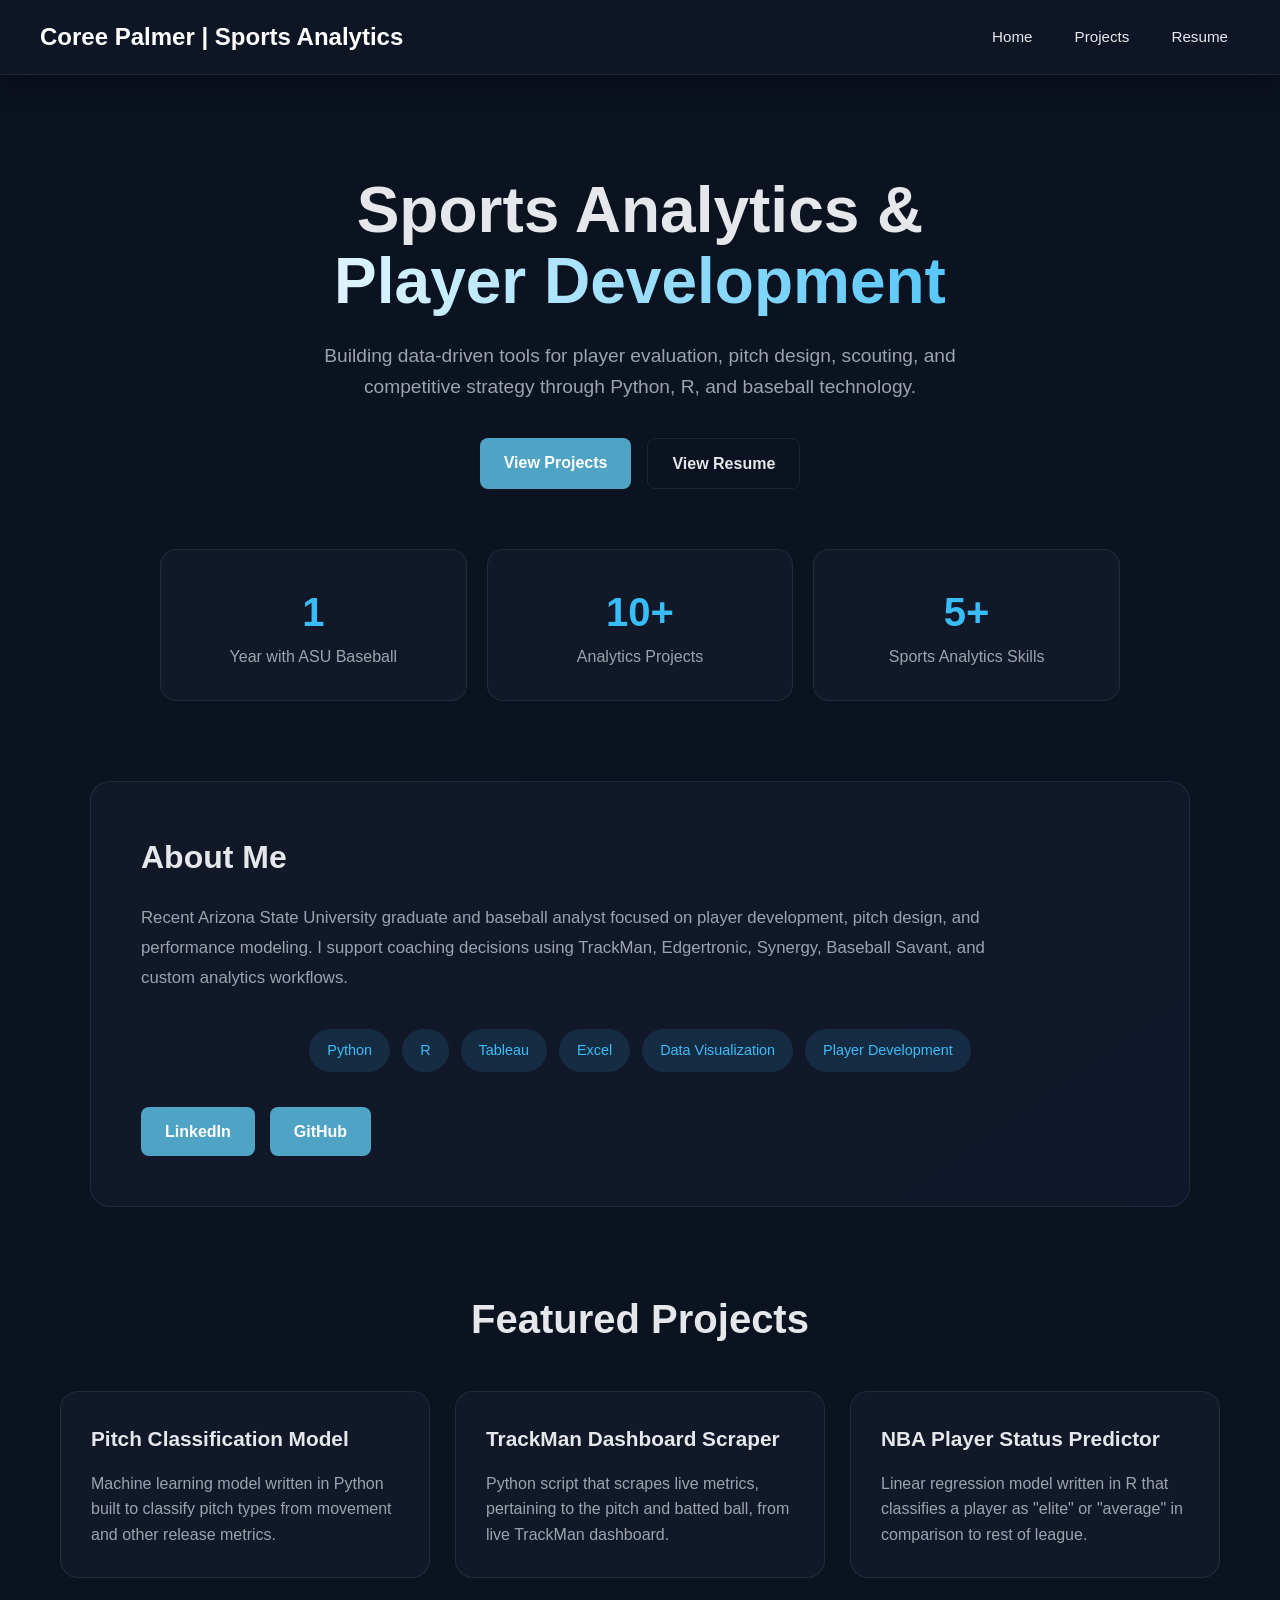
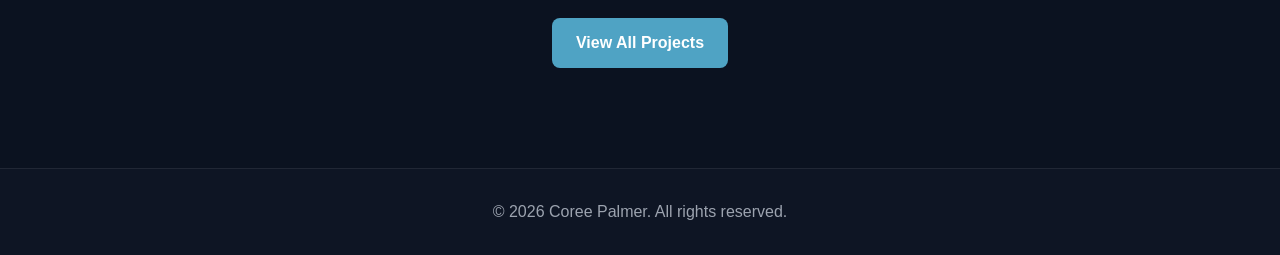
<file: index.html>
<!DOCTYPE html>
<html lang="en">
    <head>
        <meta charset="UTF-8">
        <meta name="viewport" content="width=device-width, initial-scale=1.0">
        <meta name="description" content="This website it to act as a living resume to showcase Coree Palmer's past and current sports analytics projects.">

        <title>Coree Palmer | Sports Analytics</title>

        <link rel="stylesheet" href="styles.css">
    </head>

    <body>
        <header>
            <h1><a href="index.html">Coree Palmer | Sports Analytics</a></h1>

            <nav>
                <ul>
                    <li><a href="index.html">Home</a></li>
                    <li><a href="projects.html">Projects</a></li>
                    <li><a href="resume.html">Resume</a></li>
                </ul>
            </nav>
        </header>

        <main>
            <!-- HERO -->
            <section class="hero">
                <div class="hero-content">
                    <h2>
                        Sports Analytics &
                        <span>Player Development</span>
                    </h2>

                    <p>
                        Building data-driven tools for player evaluation, pitch design, scouting, 
                        and competitive strategy through Python, R, and baseball technology.
                    </p>

                    <div class="hero-buttons">
                        <a href="projects.html" class="button">View Projects</a>
                        <a href="resume.html" class="button-secondary">View Resume</a>
                    </div>
                </div>
            </section>

            <!-- STATS -->
            <section class="stats">
                <div class="stat-card">
                    <h3>1</h3>
                    <p>Year with ASU Baseball</p>
                </div>
                <div class="stat-card">
                    <h3>10+</h3>
                    <p>Analytics Projects</p>
                </div>
                <div class="stat-card">
                    <h3>5+</h3>
                    <p>Sports Analytics Skills</p>
                </div>
            </section>

            <!-- ABOUT -->
            <section class="about">
                <h3>About Me</h3>

                <p>
                    Recent Arizona State University graduate and baseball analyst focused on player 
                    development, pitch design, and performance modeling. I support coaching decisions 
                    using TrackMan, Edgertronic, Synergy, Baseball Savant, and custom analytics 
                    workflows.
                </p>
                <div class="project-tags">
                    <span>Python</span>
                    <span>R</span>
                    <span>Tableau</span>
                    <span>Excel</span>
                    <span>Data Visualization</span>
                    <span>Player Development</span>
                </div>

                <div class="about-buttons">
                    <a href="https://www.linkedin.com/in/coree-palmer"
                       target="_blank"
                       class="button">
                        LinkedIn
                    </a>

                    <a href="https://github.com/cpalme28"
                       target="_blank"
                       class="button">
                        GitHub
                    </a>
                </div>
            </section>

            <!-- FEATURED PROJECTS -->
            <section class="featured-projects">
                <h3>Featured Projects</h3>

                <div class="featured-grid">
                    <a href="projects.html#pitch-classification" class="feature-link">
                        <div class="feature-card">
                            <h4>Pitch Classification Model</h4>
                            <p>
                                Machine learning model written in Python built to classify pitch types 
                                from movement and other release metrics.
                            </p>
                        </div>
                    </a>

                    <a href="projects.html#trackman-scraper" class="feature-link">
                        <div class="feature-card">
                            <h4>TrackMan Dashboard Scraper</h4>
                            <p>
                                Python script that scrapes live metrics, pertaining to the pitch and 
                                batted ball, from live TrackMan dashboard.
                            </p>
                        </div>
                    </a>

                    <a href="projects.html#nba-status" class="feature-link">
                        <div class="feature-card">
                            <h4>NBA Player Status Predictor</h4>
                            <p>
                                Linear regression model written in R that classifies a player as 
                                "elite" or "average" in comparison to rest of league.
                            </p>
                        </div>
                    </a>
                </div>

                <div class="featured-footer">
                    <a href="projects.html" class="button">View All Projects</a>
                </div>
            </section>
        </main>

        <footer>
            <p>&copy; 2026 Coree Palmer. All rights reserved.</p>
        </footer>
    </body>
</html>
</file>
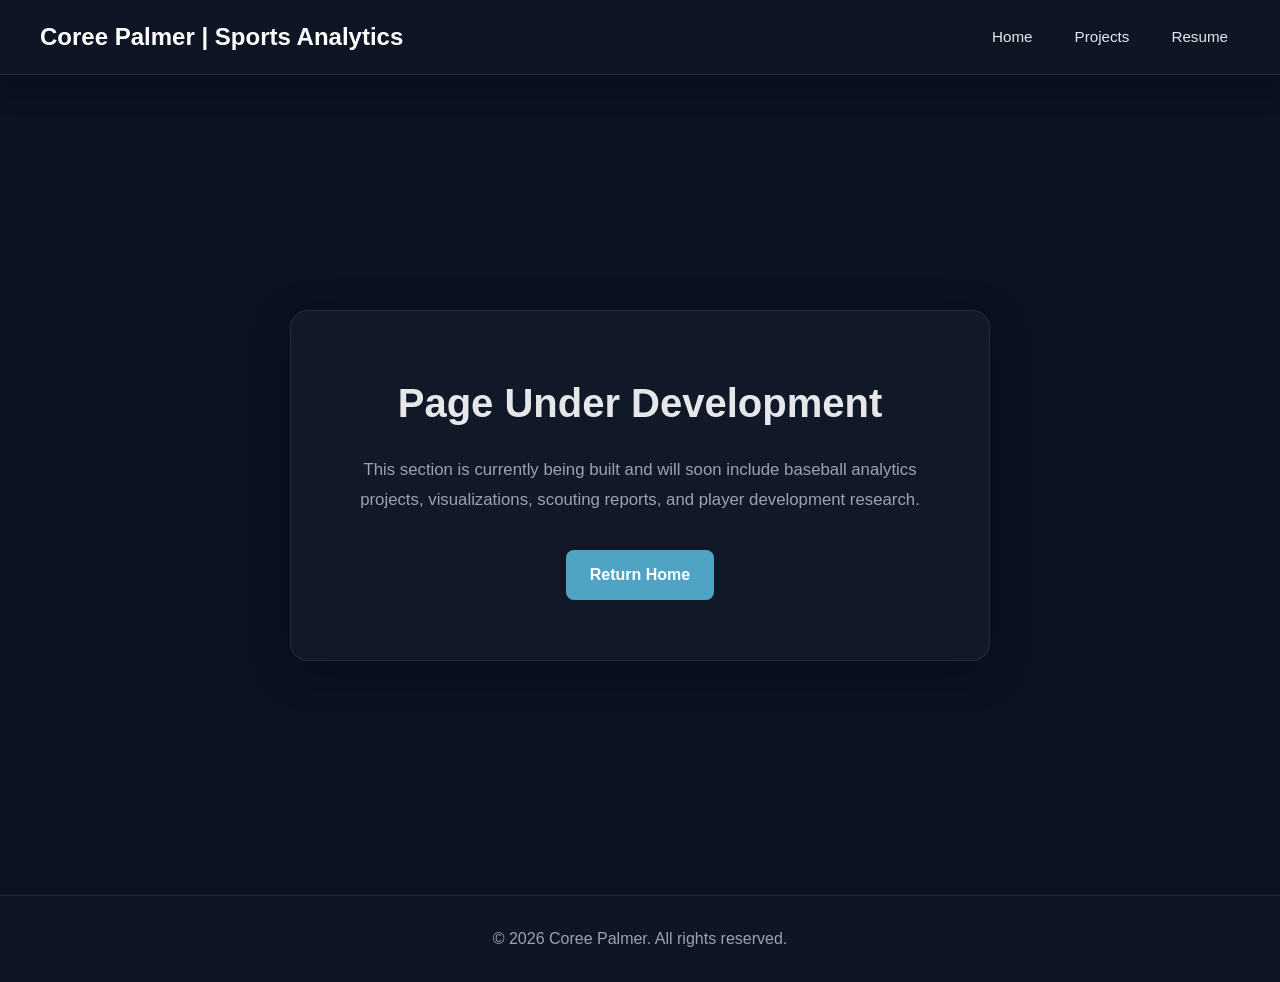
<file: construction.html>
<!DOCTYPE html>
<html lang="en">
    <head>
        <meta charset="UTF-8">
        <meta name="viewport" content="width=device-width, initial-scale=1.0">
        <meta name="description" content="This website it to act as a living resume to showcase Coree Palmer's past and current analytics projects.">

        <title>Coree Palmer | Sports Analytics</title>

        <link rel="stylesheet" href="styles.css">
    </head>

    <body>
        <header>
            <h1><a href="index.html">Coree Palmer | Sports Analytics</a></h1>

            <nav>
                <ul>
                    <li><a href="index.html">Home</a></li>
                    <li><a href="projects.html">Projects</a></li>
                    <li><a href="resume.html">Resume</a></li>
                </ul>
            </nav>
        </header>

        <main class="construction">
            <div class="construction-card">
                <h2>Page Under Development</h2>

                <p>
                    This section is currently being built and will soon include
                    baseball analytics projects, visualizations, scouting reports,
                    and player development research.
                </p>

                <a href="index.html" class="button">
                    Return Home
                </a>
            </div>
        </main>

        <footer>
            <p>&copy; 2026 Coree Palmer. All rights reserved.</p>
        </footer>
    </body>
</html>
</file>
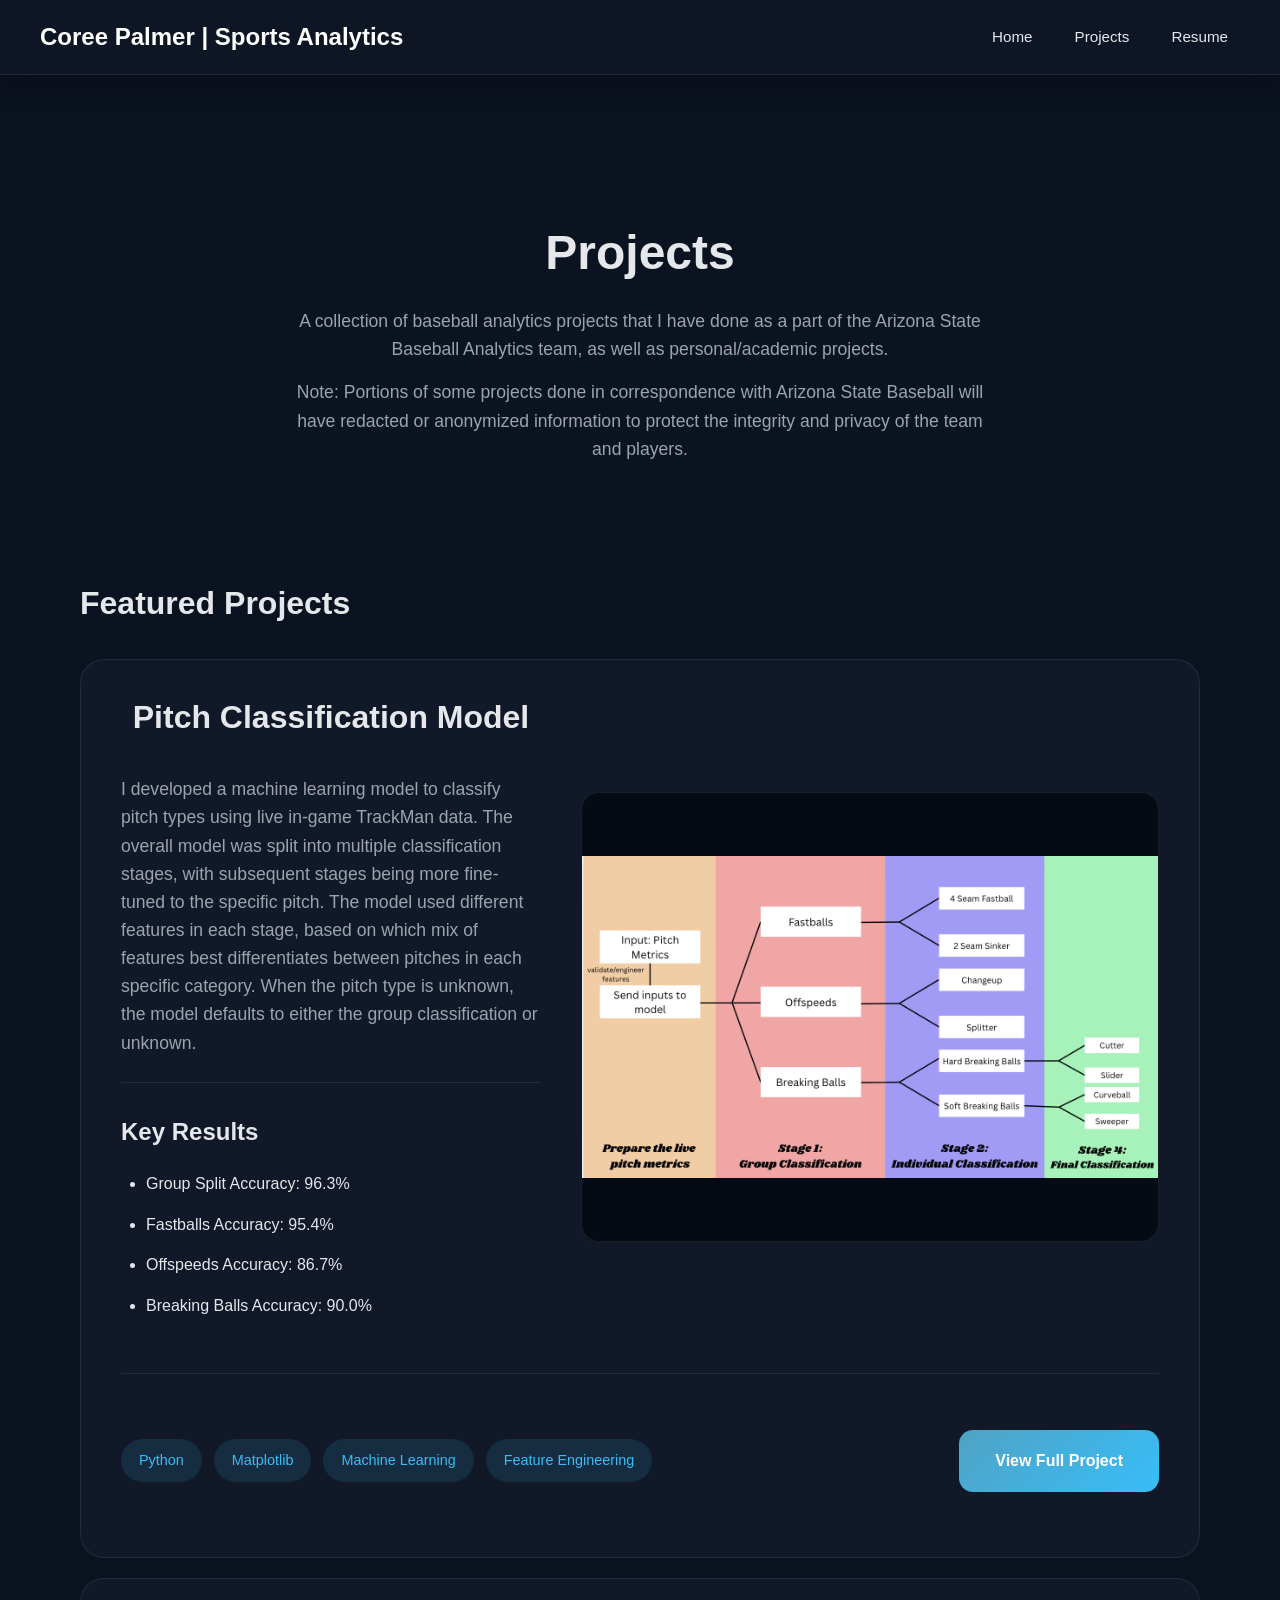
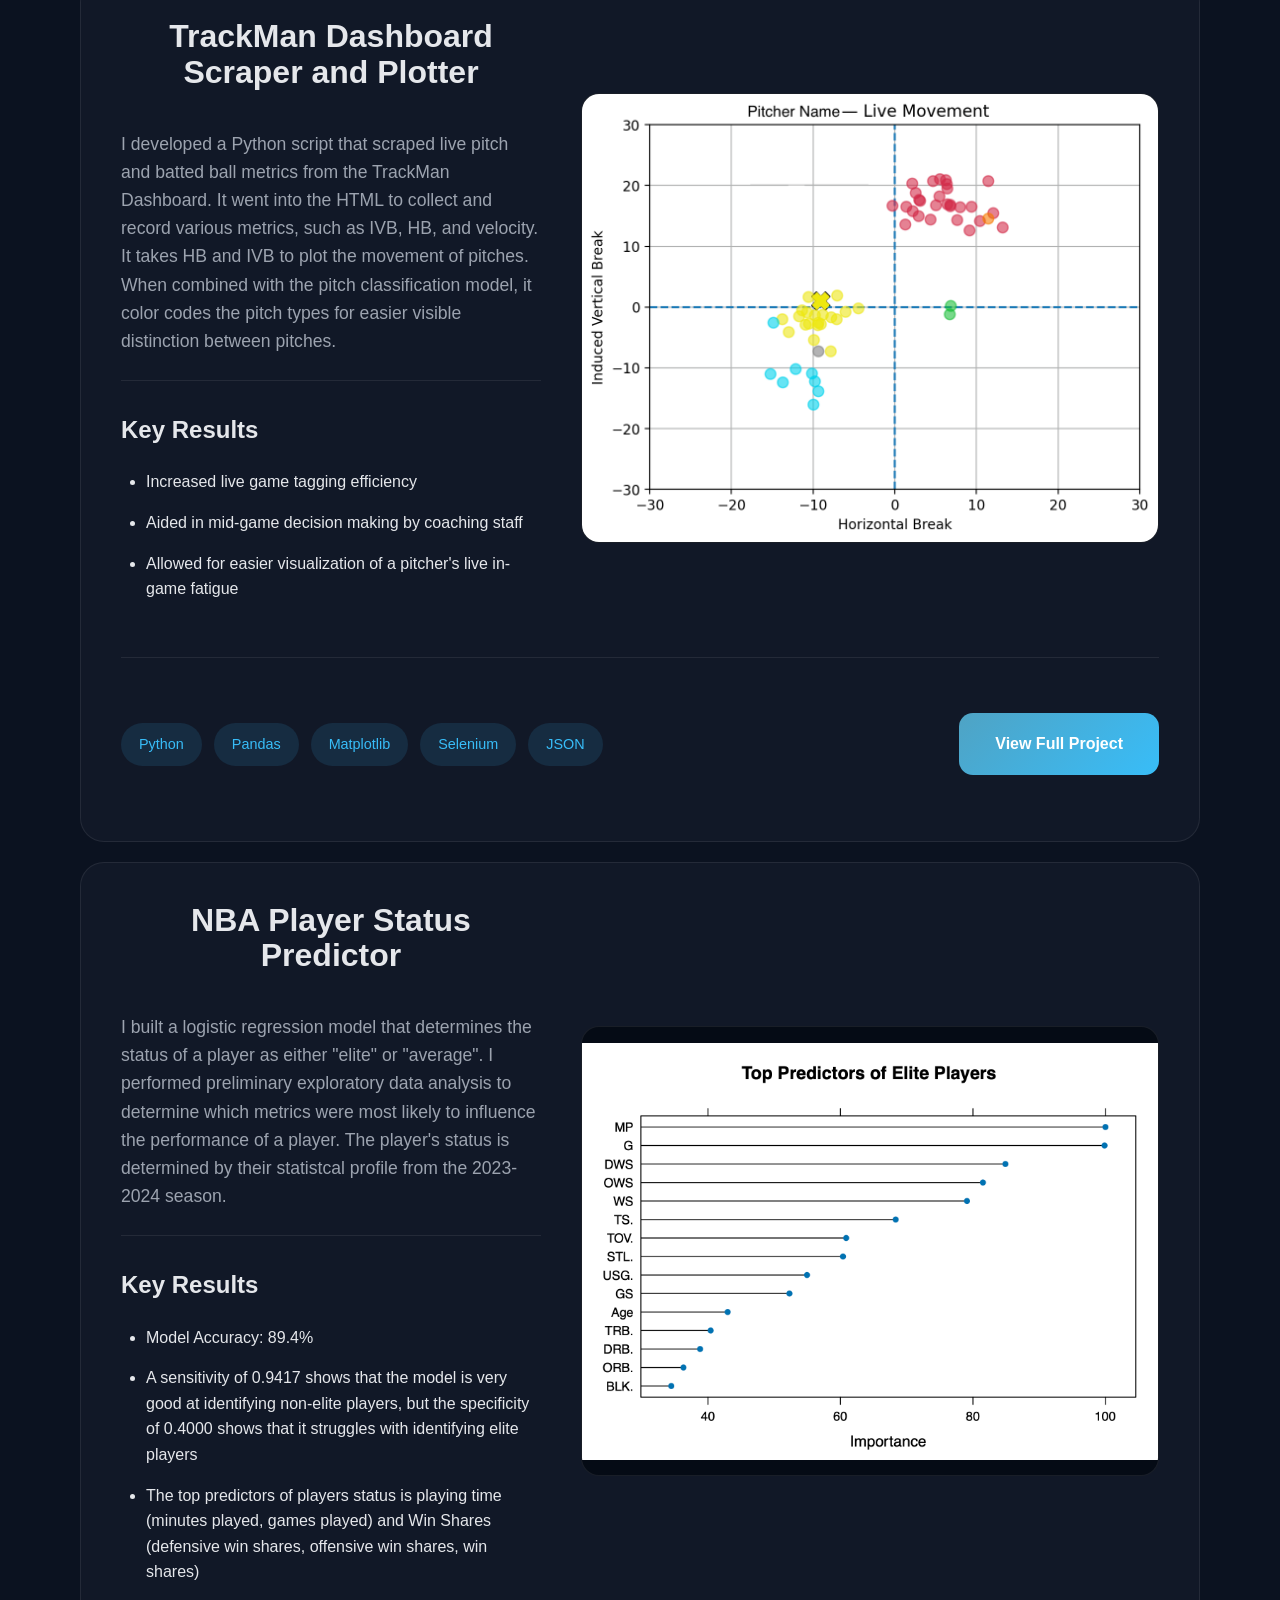
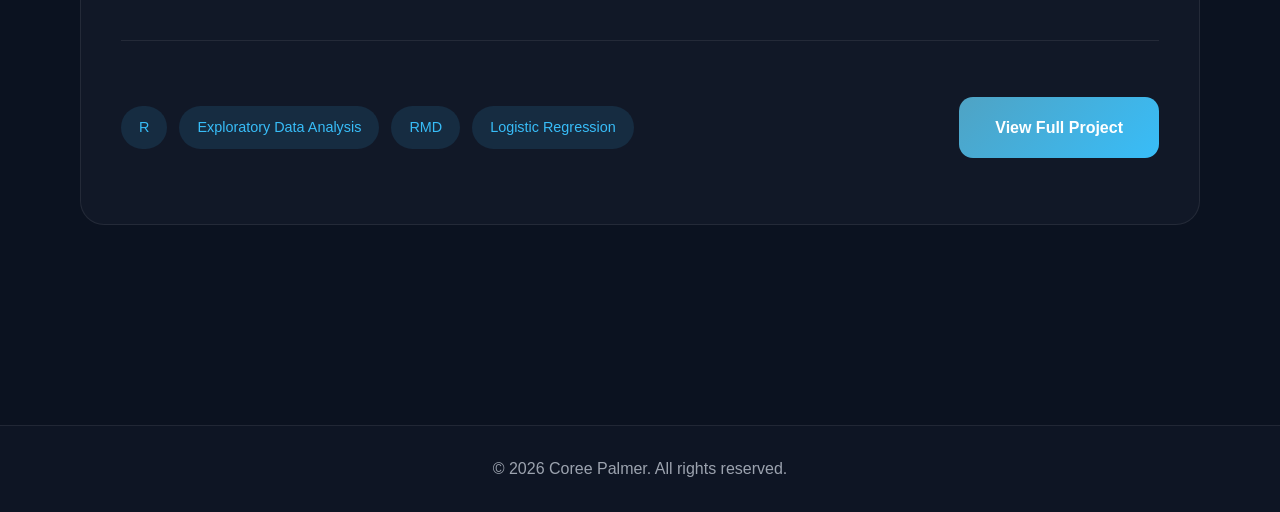
<file: projects.html>
<!DOCTYPE html>
<html lang="en">
    <head>
        <meta charset="UTF-8">
        <meta name="viewport" content="width=device-width, initial-scale=1.0">
        <meta name="description" content="This website it to act as a living resume to showcase Coree Palmer's past and current analytics projects.">

        <title>Coree Palmer | Sports Analytics</title>

        <link rel="stylesheet" href="styles.css">
    </head>

    <body>
        <header>
            <h1><a href="index.html">Coree Palmer | Sports Analytics</a></h1>

            <nav>
                <ul>
                    <li><a href="index.html">Home</a></li>
                    <li><a href="projects.html">Projects</a></li>
                    <li><a href="resume.html">Resume</a></li>
                </ul>
            </nav>
        </header>

        <main class="projects-page">
            <section class="projects-hero">
                <h2>Projects</h2>
                <p>
                    A collection of baseball analytics projects that I have done as a part of the Arizona State Baseball 
                    Analytics team, as well as personal/academic projects. 
                </p>    
                
                <p>
                    Note: Portions of some projects done in correspondence with Arizona State Baseball will have redacted 
                    or anonymized information to protect the integrity and privacy of the team and players.
                </p>
            </section>

            <section class="featured-projects">
                <h2 class="projects-section-title">
                    Featured Projects
                </h2>

                <!-- Project 1 -->
                <article id="pitch-classification" class="project-card">
                    <div class="project-layout">
                        <div class="project-info">
                            <h3>Pitch Classification Model</h3>

                            <p class="project-description">
                                I developed a machine learning model to classify pitch types using live in-game TrackMan 
                                data. The overall model was split into multiple classification stages, with subsequent stages 
                                being more fine-tuned to the specific pitch. The model used different features in each stage, 
                                based on which mix of features best differentiates between pitches in each specific category. 
                                When the pitch type is unknown, the model defaults to either the group classification or unknown.
                            </p>

                            <div class="project-results">
                                <h4>Key Results</h4>

                                <ul>
                                    <li>Group Split Accuracy: 96.3%</li>
                                    <li>Fastballs Accuracy: 95.4%</li>
                                    <li>Offspeeds Accuracy: 86.7%</li>
                                    <li>Breaking Balls Accuracy: 90.0%</li>
                                </ul>
                            </div>
                        </div>

                        <div class="project-image">
                            <img src="images/classification.png" alt="Pitch Classification Model">
                        </div>
                    </div>

                    <div class="project-footer">
                        <div class="project-tags">
                            <span>Python</span>
                            <span>Matplotlib</span>
                            <span>Machine Learning</span>
                            <span>Feature Engineering</span>
                        </div>

                        <a href="project_pages/pitch-classification.html" class="project-button">
                            View Full Project
                        </a>
                    </div>
                </article>

                <article id="trackman-scraper" class="project-card">
                    <div class="project-layout">
                        <div class="project-info">
                            <h3>TrackMan Dashboard Scraper and Plotter</h3>

                            <p class="project-description">
                                I developed a Python script that scraped live pitch and batted ball metrics from the TrackMan 
                                Dashboard. It went into the HTML to collect and record various metrics, such as IVB, HB, 
                                and velocity. It takes HB and IVB to plot the movement of pitches. When combined with the pitch
                                classification model, it color codes the pitch types for easier visible distinction between
                                pitches.
                            </p>

                            <div class="project-results">
                                <h4>Key Results</h4>
                                <ul>
                                    <li>Increased live game tagging efficiency</li>
                                    <li>Aided in mid-game decision making by coaching staff</li>
                                    <li>Allowed for easier visualization of a pitcher's live in-game fatigue</li>
                                </ul>
                            </div>
                        </div>

                        <div class="project-image">
                            <img src="images/trackman-scraper.png" alt="TrackMan Dashboard Scraper">
                        </div>
                    </div>

                    <div class="project-footer">
                        <div class="project-tags">
                            <span>Python</span>
                            <span>Pandas</span>
                            <span>Matplotlib</span>
                            <span>Selenium</span>
                            <span>JSON</span>
                        </div>

                        <a href="project_pages/trackman-scraper.html" class="project-button">
                            View Full Project
                        </a>
                    </div>
                </article>

                <article id="nba-status" class="project-card">
                    <div class="project-layout">
                        <div class="project-info">
                            <h3>NBA Player Status Predictor</h3>

                            <p class="project-description">
                                I built a logistic regression model that determines the status of a player as either "elite" or
                                "average". I performed preliminary exploratory data analysis to determine which metrics were 
                                most likely to influence the performance of a player. The player's status is determined by their
                                statistcal profile from the 2023-2024 season.
                            </p>

                            <div class="project-results">
                                <h4>Key Results</h4>
                                <ul>
                                    <li>Model Accuracy: 89.4%</li>
                                    <li>
                                        A sensitivity of 0.9417 shows that the model is very good at identifying non-elite players, 
                                        but the specificity of 0.4000 shows that it struggles with identifying elite players
                                    </li>
                                    <li>
                                        The top predictors of players status is playing time (minutes played, games played) and Win 
                                        Shares (defensive win shares, offensive win shares, win shares)
                                    </li>
                                </ul>
                            </div>
                        </div>

                        <div class="project-image">
                            <img src="images/nba-status.png" alt="NBA Player Predictor Status">
                        </div>
                    </div>

                    <div class="project-footer">
                        <div class="project-tags">
                            <span>R</span>
                            <span>Exploratory Data Analysis</span>
                            <span>RMD</span>
                            <span>Logistic Regression</span>
                        </div>

                        <a href="project_pages/nba_player.html" class="project-button">
                            View Full Project
                        </a>
                    </div>
                </article>
            </section>

            <!-- Other Categories -->
            <!--
            <section class="categories-section">
                <h2 class="projects-section-title">
                    Other Project Categories
                </h2>

                <div class="categories-grid">
                    <a href="construction.html" class="category-card">
                        <h3>BLA BLA BLA</h3>
                        <p>
                            description bla bla bla but this is for each category of stuff
                            like a pitching.html for pitching related projects, hitting.html for hitting related projects, etc.
                        </p>
                    </a>
                </div>
            </section>
            -->
        </main>

        <footer>
            <p>&copy; 2026 Coree Palmer. All rights reserved.</p>
        </footer>

        <div id="imageModal" class="modal">
            <span class="close">&times;</span>
            <img class="modal-content" id="modalImg">
        </div>

        <script>
            const modal =
                document.getElementById("imageModal");

            const modalImg =
                document.getElementById("modalImg");

            const images =
                document.querySelectorAll(".project-image img");

            images.forEach(img => {
                img.addEventListener("click", () => {
                    modal.style.display = "block";
                    modalImg.src = img.src;
                });
            });

            document.querySelector(".close")
                .addEventListener("click", () => {
                    modal.style.display = "none";
            });

            modal.addEventListener("click", e => {
                if (e.target === modal) {
                    modal.style.display = "none";
                }
            });
        </script>
    </body>
</html>
</file>
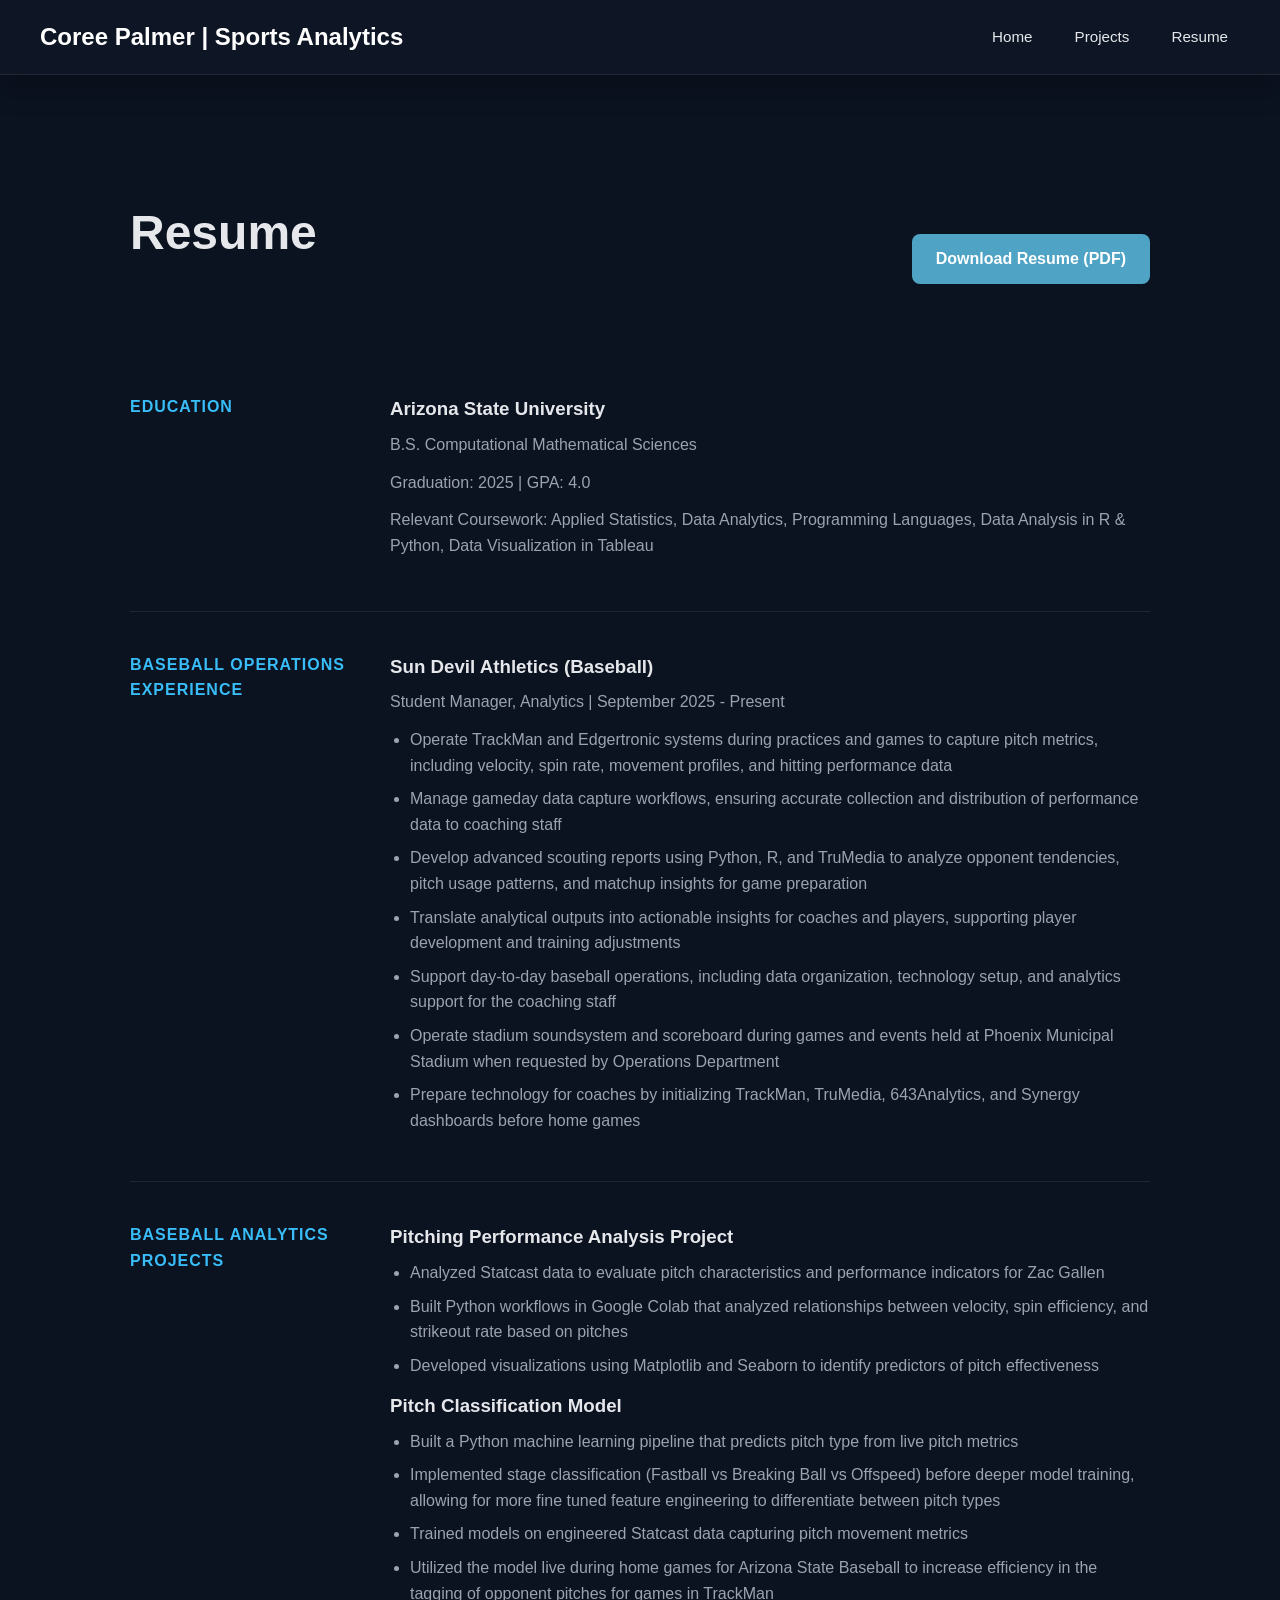
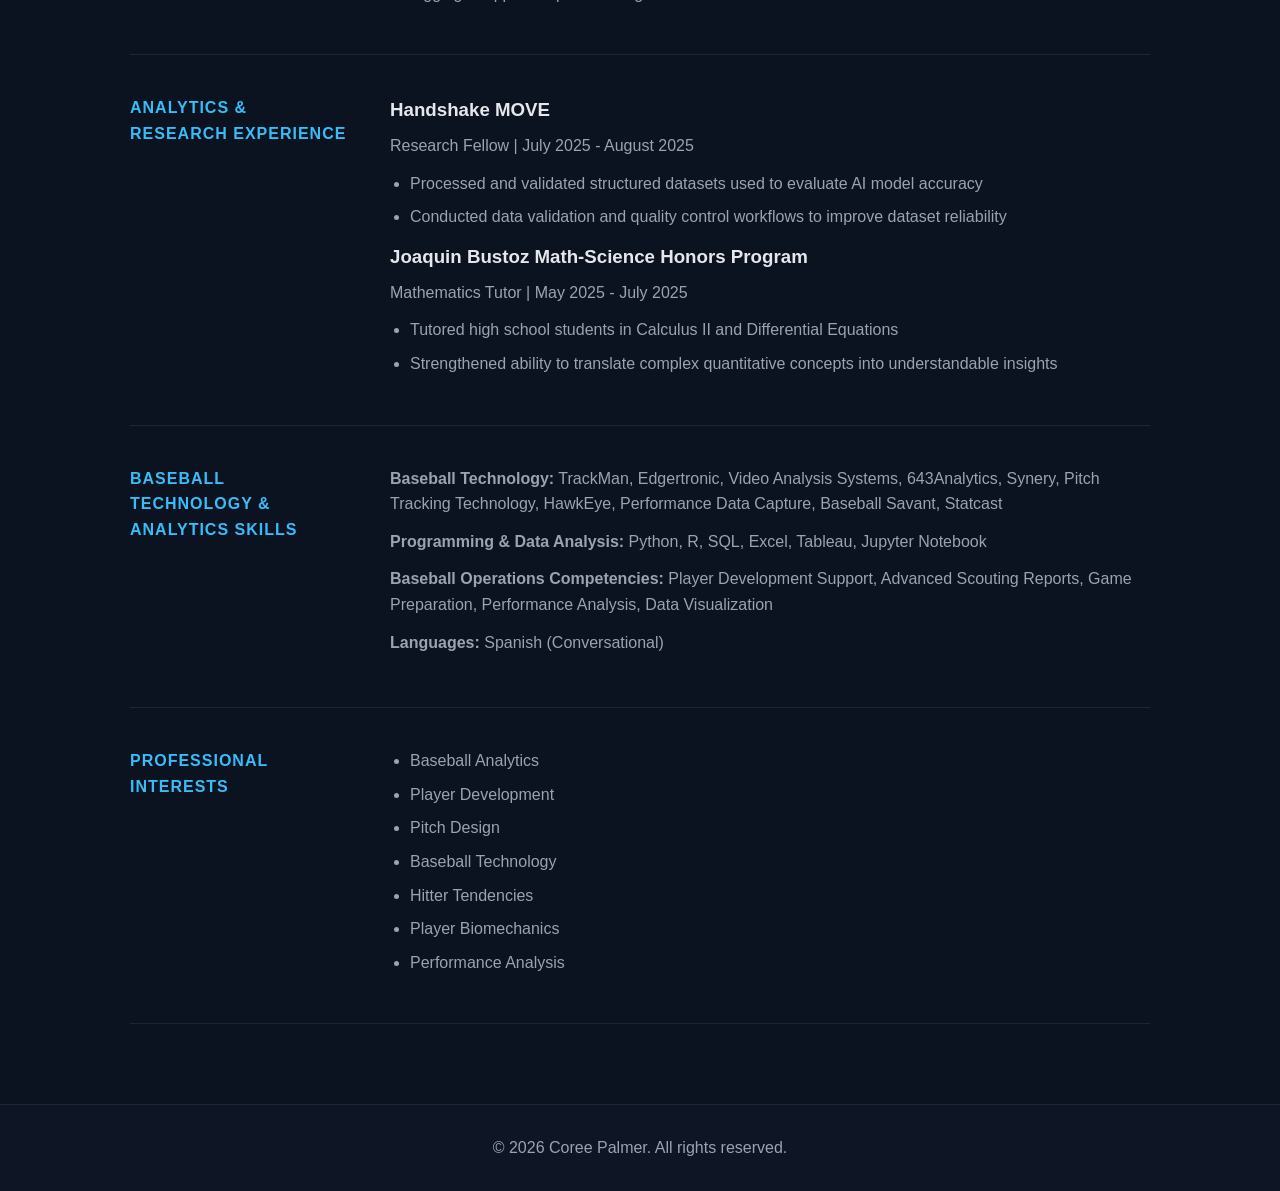
<file: resume.html>
<!DOCTYPE html>
<html lang="en">
    <head>
        <meta charset="UTF-8">
        <meta name="viewport" content="width=device-width, initial-scale=1.0">
        <meta name="description" content="This website it to act as a living resume to showcase Coree Palmer's past and current analytics projects.">

        <title>Coree Palmer | Sports Analytics</title>

        <link rel="stylesheet" href="styles.css">
    </head>

    <body>
        <header>
            <h1><a href="index.html">Coree Palmer | Sports Analytics</a></h1>

            <nav>
                <ul>
                    <li><a href="index.html">Home</a></li>
                    <li><a href="projects.html">Projects</a></li>
                    <li><a href="resume.html">Resume</a></li>
                </ul>
            </nav>
        </header>

        <main class="resume-page">
            <div class="resume-header">
                <h2>Resume</h2>

                <a href="resume/Coree_Palmer_Resume.pdf" class="button" download>
                    Download Resume (PDF)
                </a>
            </div>

            <section class="resume-row">
                <div class="resume-label">
                    Education
                </div>

                <div class="resume-content">
                    <h3>Arizona State University</h3>
                    <p>B.S. Computational Mathematical Sciences</p>
                    <p>Graduation: 2025 | GPA: 4.0</p>
                    <p>
                        Relevant Coursework: Applied Statistics, Data Analytics, Programming Languages, Data Analysis in R & 
                        Python, Data Visualization in Tableau
                    </p>
                </div>
            </section>

            <section class="resume-row">
                <div class="resume-label">
                    Baseball Operations Experience
                </div>

                <div class="resume-content">
                    <h3>Sun Devil Athletics (Baseball)</h3>
                    <p>Student Manager, Analytics | September 2025 - Present</p>
                    <ul>
                        <li>
                            Operate TrackMan and Edgertronic systems during practices and games to capture pitch metrics, 
                            including velocity, spin rate, movement profiles, and hitting performance data
                        </li>
                        <li>
                            Manage gameday data capture workflows, ensuring accurate collection and distribution of 
                            performance data to coaching staff
                        </li>
                        <li>
                            Develop advanced scouting reports using Python, R, and TruMedia to analyze opponent tendencies, 
                            pitch usage patterns, and matchup insights for game preparation
                        </li>
                        <li>
                            Translate analytical outputs into actionable insights for coaches and players, supporting 
                            player development and training adjustments
                        </li>
                        <li>
                            Support day-to-day baseball operations, including data organization, technology setup, and 
                            analytics support for the coaching staff
                        </li>
                        <li>
                            Operate stadium soundsystem and scoreboard during games and events held at Phoenix Municipal 
                            Stadium when requested by Operations Department
                        </li>
                        <li>
                            Prepare technology for coaches by initializing TrackMan, TruMedia, 643Analytics, and Synergy 
                            dashboards before home games
                        </li>
                    </ul>
                </div>
            </section>

            <section class="resume-row">
                <div class="resume-label">
                    Baseball Analytics Projects
                </div>

                <div class="resume-content">
                    <h3>Pitching Performance Analysis Project</h3>
                    <ul>
                        <li>
                            Analyzed Statcast data to evaluate pitch characteristics and performance indicators for Zac 
                            Gallen 
                        </li>
                        <li>
                            Built Python workflows in Google Colab that analyzed relationships between velocity, spin 
                            efficiency, and strikeout rate based on pitches
                        </li>
                        <li>
                            Developed visualizations using Matplotlib and Seaborn to identify predictors of pitch 
                            effectiveness
                        </li>
                    </ul>
                    <p></p>

                    <h3>Pitch Classification Model</h3>
                    <ul>
                        <li>
                            Built a Python machine learning pipeline that predicts pitch type from live pitch metrics
                        </li>
                        <li>
                            Implemented stage classification (Fastball vs Breaking Ball vs Offspeed) before deeper 
                            model training, allowing for more fine tuned feature engineering to differentiate between 
                            pitch types
                        </li>
                        <li>
                            Trained models on engineered Statcast data capturing pitch movement metrics
                        </li>
                        <li>
                            Utilized the model live during home games for Arizona State Baseball to increase efficiency 
                            in the tagging of opponent pitches for games in TrackMan                        
                        </li>
                    </ul>
                </div>
            </section>

            <section class="resume-row">
                <div class="resume-label">
                    Analytics & Research Experience
                </div>

                <div class="resume-content">
                    <h3>Handshake MOVE</h3>
                    <p>Research Fellow | July 2025 - August 2025</p>
                    <ul>
                        <li>
                            Processed and validated structured datasets used to evaluate AI model accuracy
                        </li>
                        <li>
                            Conducted data validation and quality control workflows to improve dataset reliability
                        </li>
                    </ul>
                    <p></p>

                    <h3>Joaquin Bustoz Math-Science Honors Program</h3>
                    <p>Mathematics Tutor | May 2025 - July 2025</p>
                    <ul>
                        <li>
                            Tutored high school students in Calculus II and Differential Equations
                        </li>
                        <li>
                            Strengthened ability to translate complex quantitative concepts into understandable insights
                        </li>
                    </ul>
                </div>
            </section>

            <section class="resume-row">
                <div class="resume-label">
                    Baseball Technology & Analytics Skills
                </div>

                <div class="resume-content">
                    <p>
                        <b>Baseball Technology:</b> TrackMan, Edgertronic, Video Analysis Systems, 643Analytics, Synery, 
                        Pitch Tracking Technology, HawkEye, Performance Data Capture, Baseball Savant, Statcast
                    </p>
                    <p>
                        <b>Programming & Data Analysis:</b> Python, R, SQL, Excel, Tableau, Jupyter Notebook
                    </p>
                    <p>
                        <b>Baseball Operations Competencies:</b> Player Development Support, Advanced Scouting Reports, 
                        Game Preparation, Performance Analysis, Data Visualization
                    </p>
                    <p>
                        <b>Languages:</b> Spanish (Conversational)
                    </p>
                </div>
            </section>

            <section class="resume-row">
                <div class="resume-label">
                    Professional Interests
                </div>

                <div class="resume-content">
                    <ul>
                        <li>Baseball Analytics</li>
                        <li>Player Development</li>
                        <li>Pitch Design</li>
                        <li>Baseball Technology</li>
                        <li>Hitter Tendencies</li>
                        <li>Player Biomechanics</li>
                        <li>Performance Analysis</li>
                    </ul>
                </div>
            </section>
        </main>

        <footer>
            <p>&copy; 2026 Coree Palmer. All rights reserved.</p>
        </footer>
    </body>
</html>
</file>
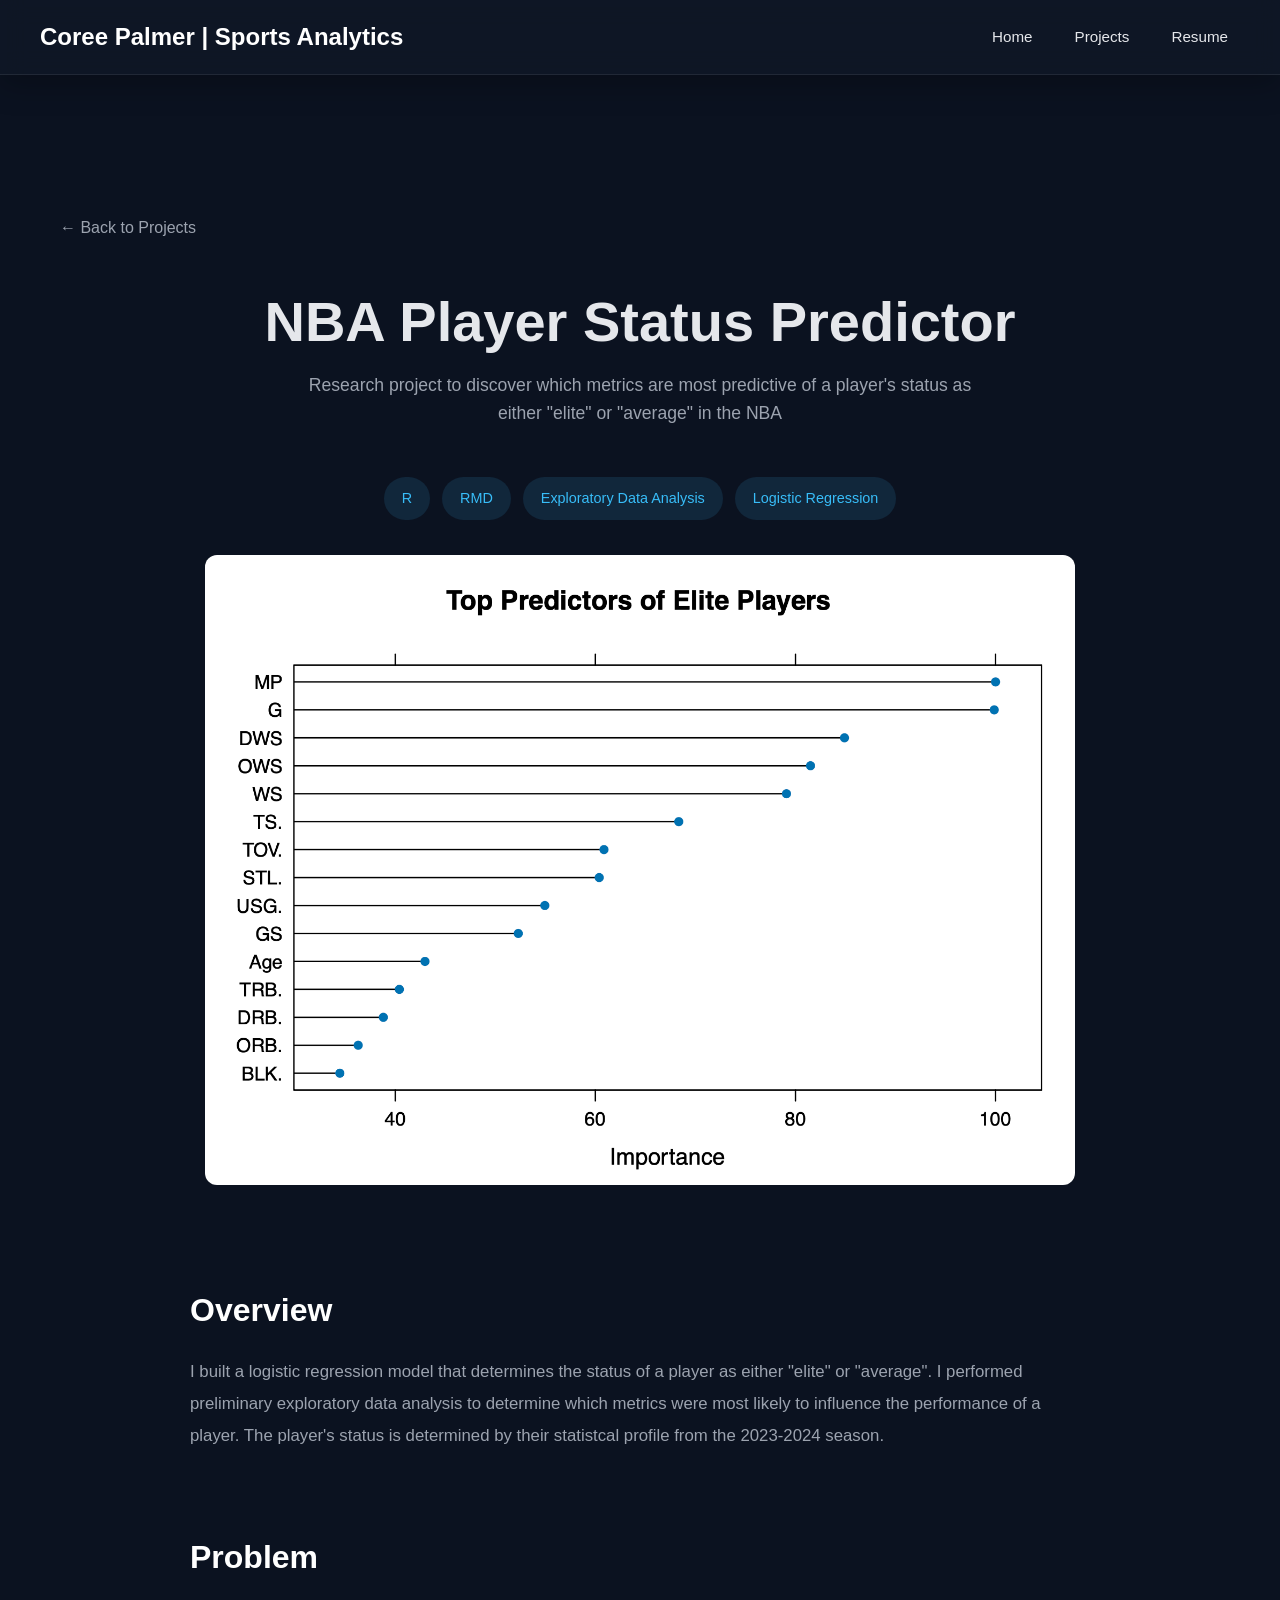
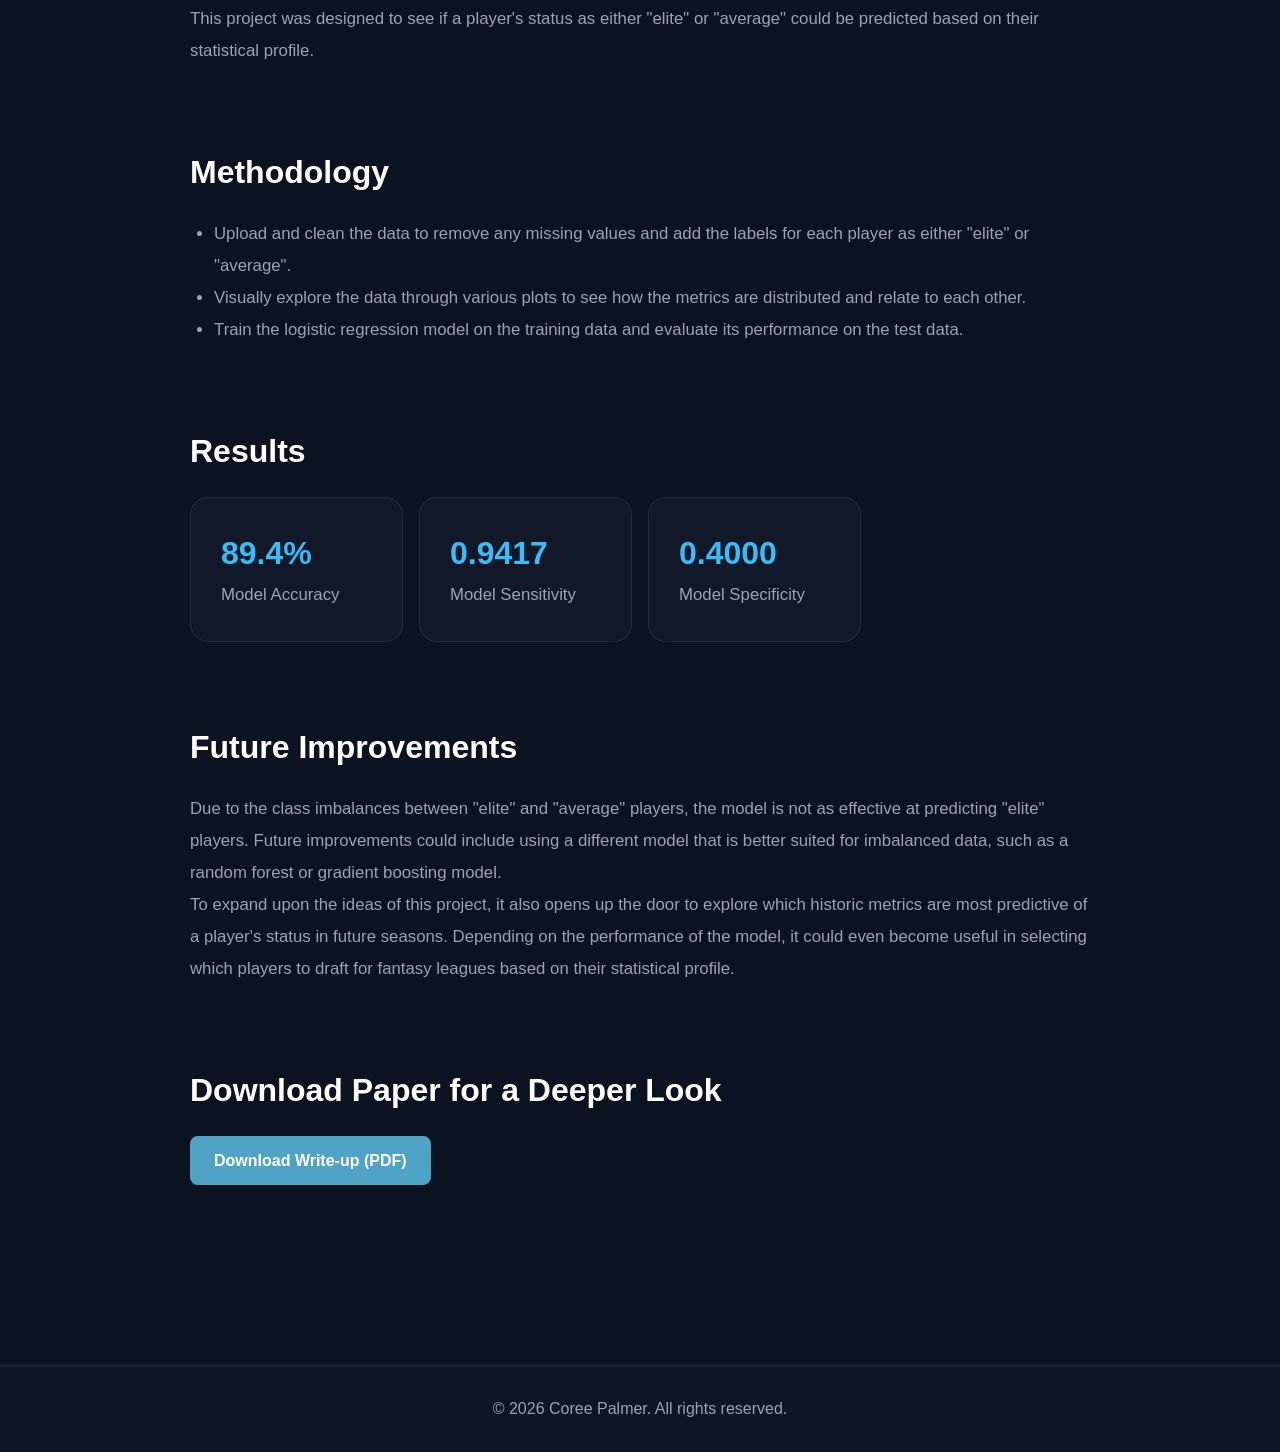
<file: project_pages/nba_player.html>
<!DOCTYPE html>
<html lang="en">
    <head>
        <meta charset="UTF-8">
        <meta name="viewport" content="width=device-width, initial-scale=1.0">
        <meta name="description" content="This website it to act as a living resume to showcase Coree Palmer's past and current sports analytics projects.">

        <title>Coree Palmer | Sports Analytics</title>

        <link rel="stylesheet" href="../styles.css">
    </head>

    <body>
        <header>
            <h1><a href="index.html">Coree Palmer | Sports Analytics</a></h1>

            <nav>
                <ul>
                    <li><a href="../index.html">Home</a></li>
                    <li><a href="../projects.html">Projects</a></li>
                    <li><a href="../resume.html">Resume</a></li>
                </ul>
            </nav>
        </header>

        <main class="projects-page">
            <a href="../projects.html" class="back-link">← Back to Projects</a>
            <section class="projects-hero">
                <div>
                    <h1>NBA Player Status Predictor</h1>

                    <p class="project-subtitle">
                        Research project to discover which metrics are most predictive of a player's status as either 
                        "elite" or "average" in the NBA
                    </p>

                    <div class="project-tags">
                        <span>R</span>
                        <span>RMD</span>
                        <span>Exploratory Data Analysis</span>
                        <span>Logistic Regression</span>
                    </div>
                </div>

                <img src="../images/nba-status.png" alt="NBA Player Status Predictor">
            </section>

            <!-- Overview -->
            <section class="project-section">
                <h2>Overview</h2>

                <p>
                    I built a logistic regression model that determines the status of a player as either "elite" or
                    "average". I performed preliminary exploratory data analysis to determine which metrics were 
                    most likely to influence the performance of a player. The player's status is determined by their
                    statistcal profile from the 2023-2024 season.
                </p>
            </section>

            <!-- Problem -->
            <section class="project-section">
                <h2>Problem</h2>

                <p>
                    This project was designed to see if a player's status as either "elite" or "average" could be 
                    predicted based on their statistical profile. 
                </p>
            </section>

            <!-- Approach -->
            <section class="project-section">
                <h2>Methodology</h2>

                <ul>
                    <li>
                        Upload and clean the data to remove any missing values and add the labels for each player as 
                        either "elite" or "average".
                    </li>
                    <li>
                        Visually explore the data through various plots to see how the metrics are distributed and 
                        relate to each other.
                    </li>
                    <li>
                        Train the logistic regression model on the training data and evaluate its performance on the test 
                        data.
                    </li>
                </ul>
            </section>

            <!-- Results -->
            <section class="project-section">
                <h2>Results</h2>

                <div class="results-grid">
                    <div class="metric">
                        <h3>89.4%</h3>
                        <p>Model Accuracy</p>
                    </div>

                    <div class="metric">
                        <h3>0.9417</h3>
                        <p>Model Sensitivity</p>
                    </div>

                    <div class="metric">
                        <h3>0.4000</h3>
                        <p>Model Specificity</p>
                    </div>
                </div>
            </section>

            <!-- Lessons -->
            <section class="project-section">
                <h2>Future Improvements</h2>

                <p>
                    Due to the class imbalances between "elite" and "average" players, the model is not as effective at 
                    predicting "elite" players. Future improvements could include using a different model that is better 
                    suited for imbalanced data, such as a random forest or gradient boosting model. 
                </p>

                <p>
                    To expand upon the ideas of this project, it also opens up the door to explore which historic metrics 
                    are most predictive of a player's status in future seasons. Depending on the performance of the model,
                    it could even become useful in selecting which players to draft for fantasy leagues based on their 
                    statistical profile.
                </p>
            </section>

            <!-- File Download -->
            <section class="project-section">
                <h2>Download Paper for a Deeper Look</h2>
                
                <a href="files/Coree_Palmer_Player_Status.pdf" class="button" download>
                    Download Write-up (PDF)
                </a>
            </section>
        </main>

        <footer>
            <p>&copy; 2026 Coree Palmer. All rights reserved.</p>
        </footer>
    </body>
</html>
</file>
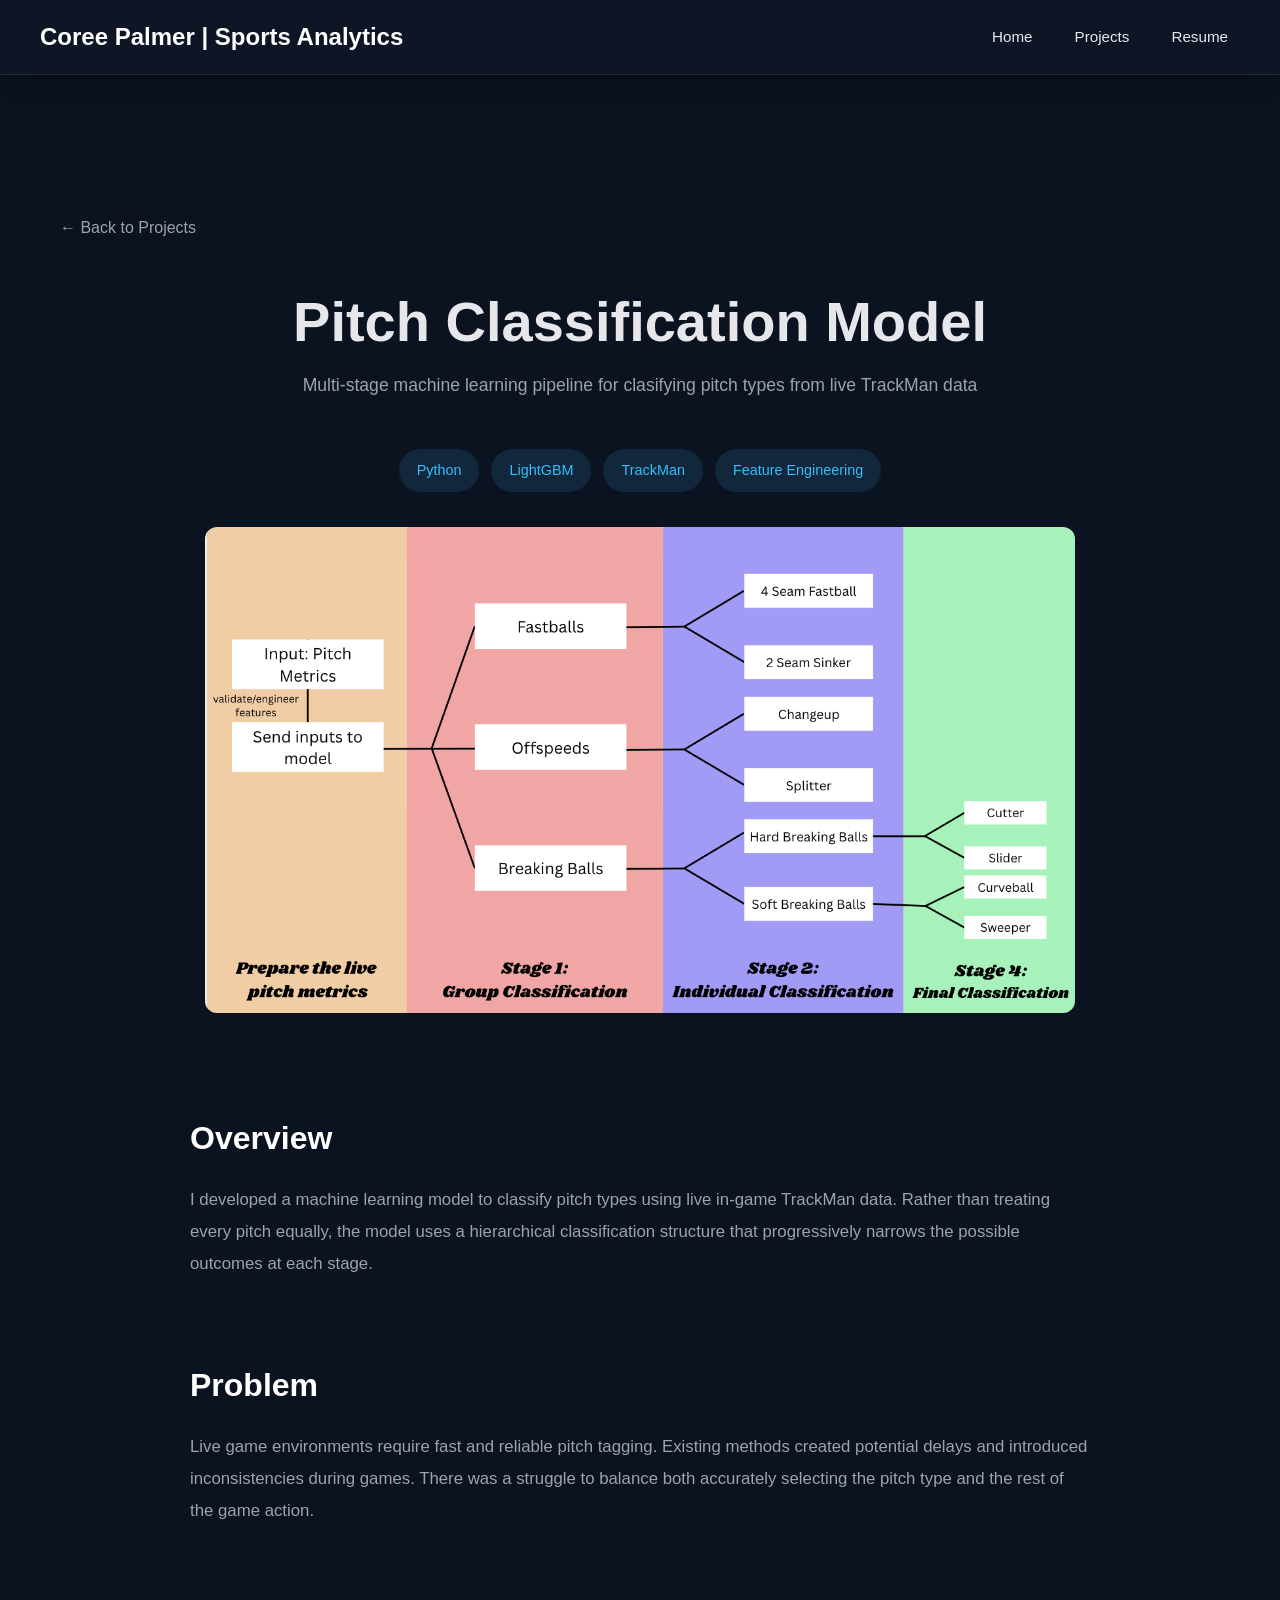
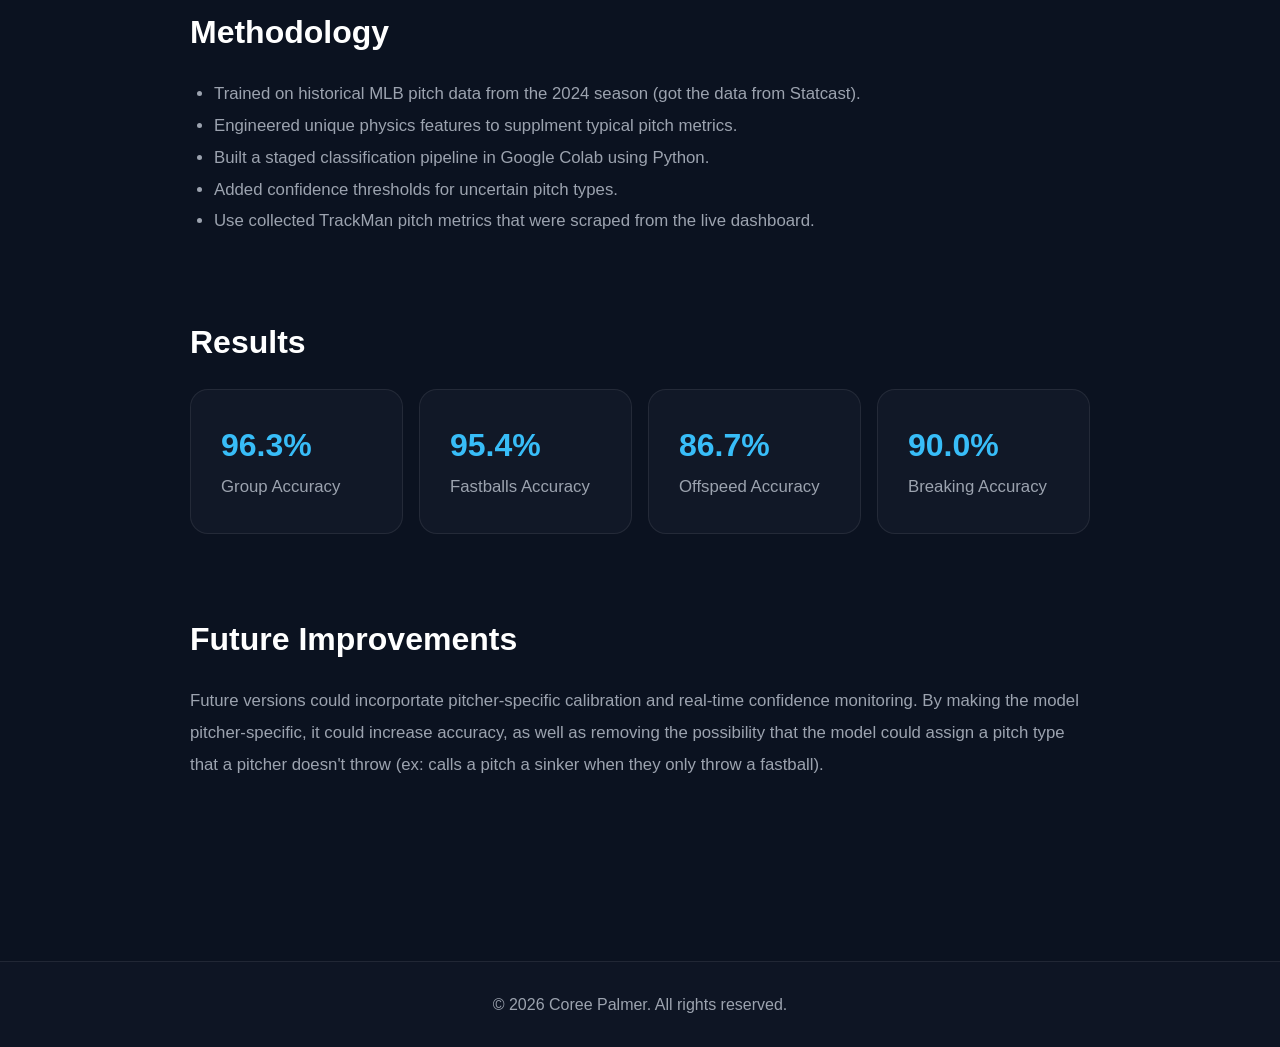
<file: project_pages/pitch-classification.html>
<!DOCTYPE html>
<html lang="en">
    <head>
        <meta charset="UTF-8">
        <meta name="viewport" content="width=device-width, initial-scale=1.0">
        <meta name="description" content="This website it to act as a living resume to showcase Coree Palmer's past and current sports analytics projects.">

        <title>Coree Palmer | Sports Analytics</title>

        <link rel="stylesheet" href="../styles.css">
    </head>

    <body>
        <header>
            <h1><a href="index.html">Coree Palmer | Sports Analytics</a></h1>

            <nav>
                <ul>
                    <li><a href="../index.html">Home</a></li>
                    <li><a href="../projects.html">Projects</a></li>
                    <li><a href="../resume.html">Resume</a></li>
                </ul>
            </nav>
        </header>

        <main class="projects-page">
            <a href="../projects.html" class="back-link">← Back to Projects</a>
            <section class="projects-hero">
                <div>
                    <h1>Pitch Classification Model</h1>

                    <p class="project-subtitle">
                        Multi-stage machine learning pipeline for clasifying pitch types from 
                        live TrackMan data
                    </p>

                    <div class="project-tags">
                        <span>Python</span>
                        <span>LightGBM</span>
                        <span>TrackMan</span>
                        <span>Feature Engineering</span>
                    </div>
                </div>

                <img src="../images/classification.png" alt="Pitch Classification Model">
            </section>

            <!-- Overview -->
            <section class="project-section">
                <h2>Overview</h2>

                <p>
                    I developed a machine learning model to classify pitch types using live 
                    in-game TrackMan data. Rather than treating every pitch equally, the model
                    uses a hierarchical classification structure that progressively narrows 
                    the possible outcomes at each stage.
                </p>
            </section>

            <!-- Problem -->
            <section class="project-section">
                <h2>Problem</h2>

                <p>
                    Live game environments require fast and reliable pitch tagging. Existing 
                    methods created potential delays and introduced inconsistencies during games.
                    There was a struggle to balance both accurately selecting the pitch type 
                    and the rest of the game action.
                </p>
            </section>

            <!-- Approach -->
            <section class="project-section">
                <h2>Methodology</h2>

                <ul>
                    <li>
                        Trained on historical MLB pitch data from the 2024 season (got the data 
                        from Statcast).
                    </li>
                    <li>
                        Engineered unique physics features to supplment typical pitch metrics.
                    </li>
                    <li>
                        Built a staged classification pipeline in Google Colab using Python.
                    </li>
                    <li>
                        Added confidence thresholds for uncertain pitch types.
                    </li>
                    <li>
                        Use collected TrackMan pitch metrics that were scraped from the live 
                        dashboard.
                    </li>
                </ul>
            </section>

            <!-- Results -->
            <section class="project-section">
                <h2>Results</h2>

                <div class="results-grid">
                    <div class="metric">
                        <h3>96.3%</h3>
                        <p>Group Accuracy</p>
                    </div>

                    <div class="metric">
                        <h3>95.4%</h3>
                        <p>Fastballs Accuracy</p>
                    </div>

                    <div class="metric">
                        <h3>86.7%</h3>
                        <p>Offspeed Accuracy</p>
                    </div>

                    <div class="metric">
                        <h3>90.0%</h3>
                        <p>Breaking Accuracy</p>
                    </div>
                </div>
            </section>

            <!-- Lessons -->
            <section class="project-section">
                <h2>Future Improvements</h2>

                <p>
                    Future versions could incorportate pitcher-specific calibration and real-time 
                    confidence monitoring. By making the model pitcher-specific, it could increase
                    accuracy, as well as removing the possibility that the model could assign a 
                    pitch type that a pitcher doesn't throw (ex: calls a pitch a sinker when they 
                    only throw a fastball).
                </p>
            </section>
        </main>

        <footer>
            <p>&copy; 2026 Coree Palmer. All rights reserved.</p>
        </footer>
    </body>
</html>
</file>
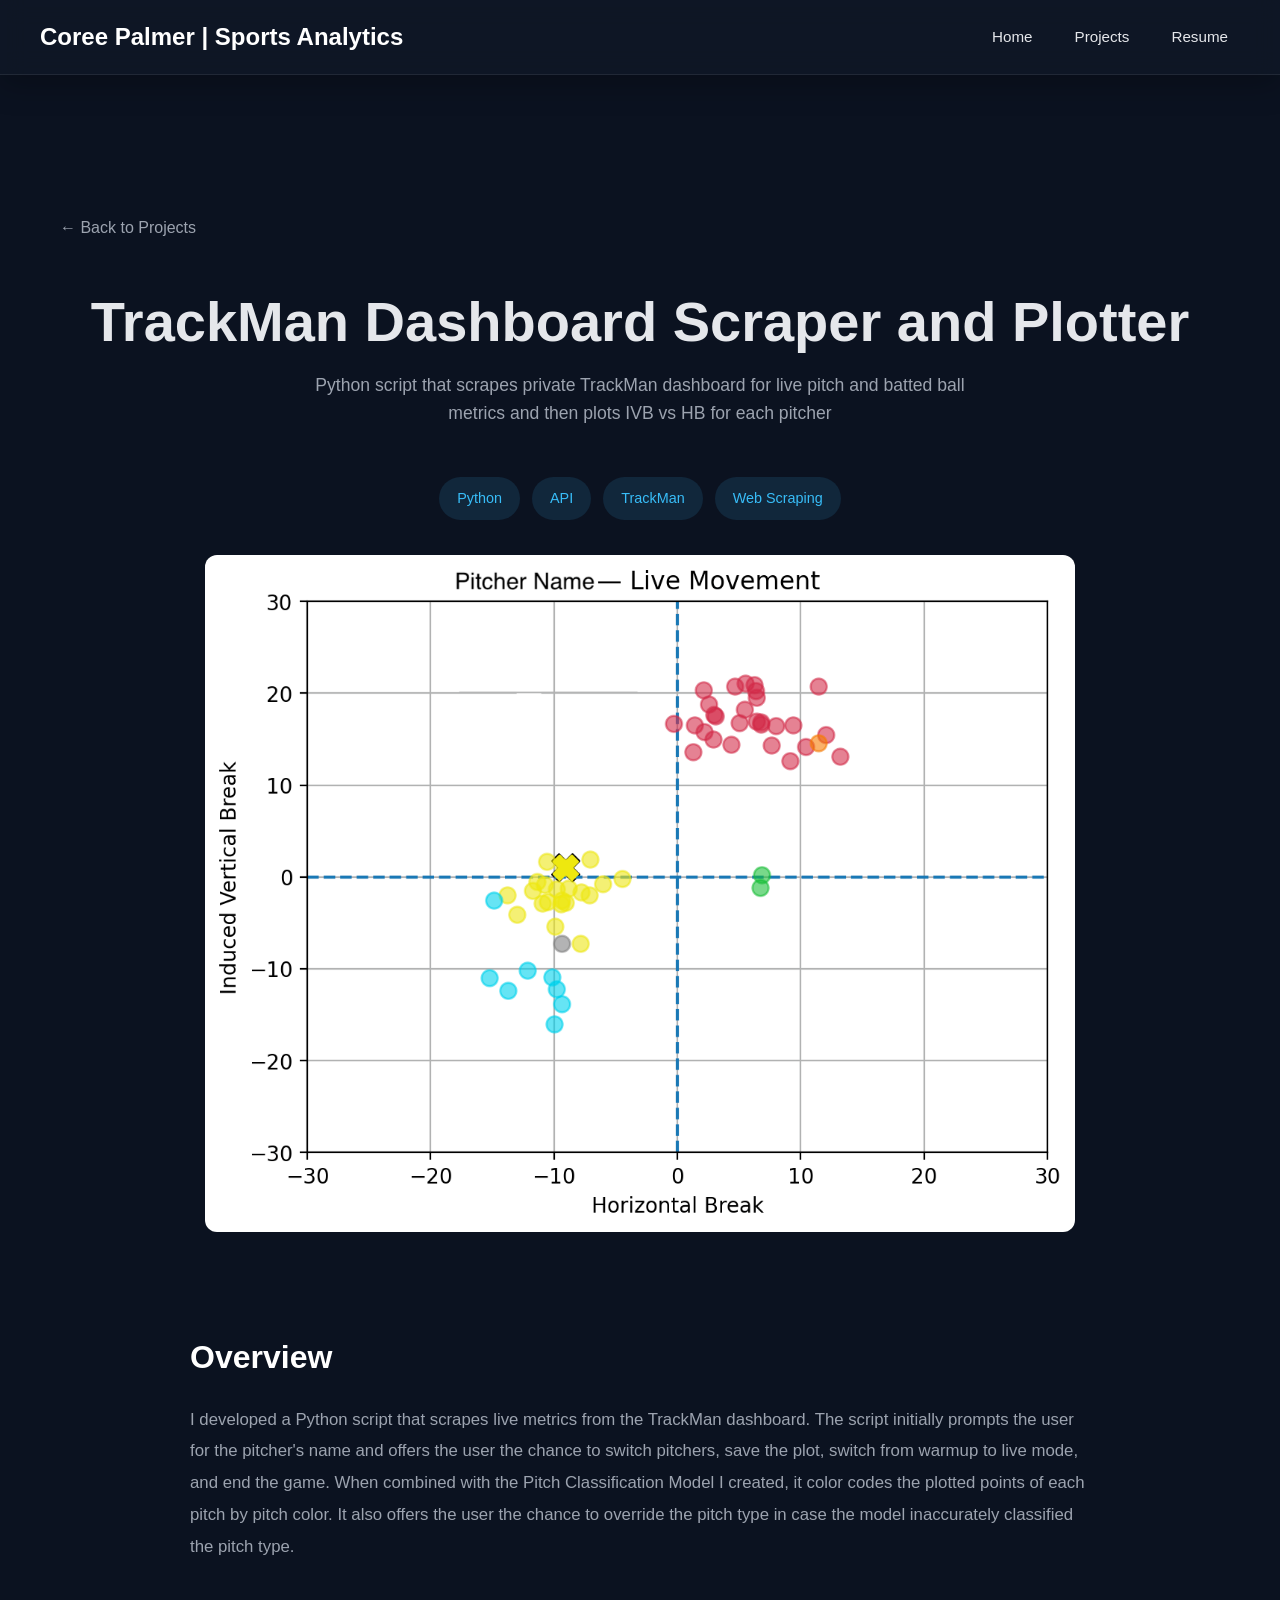
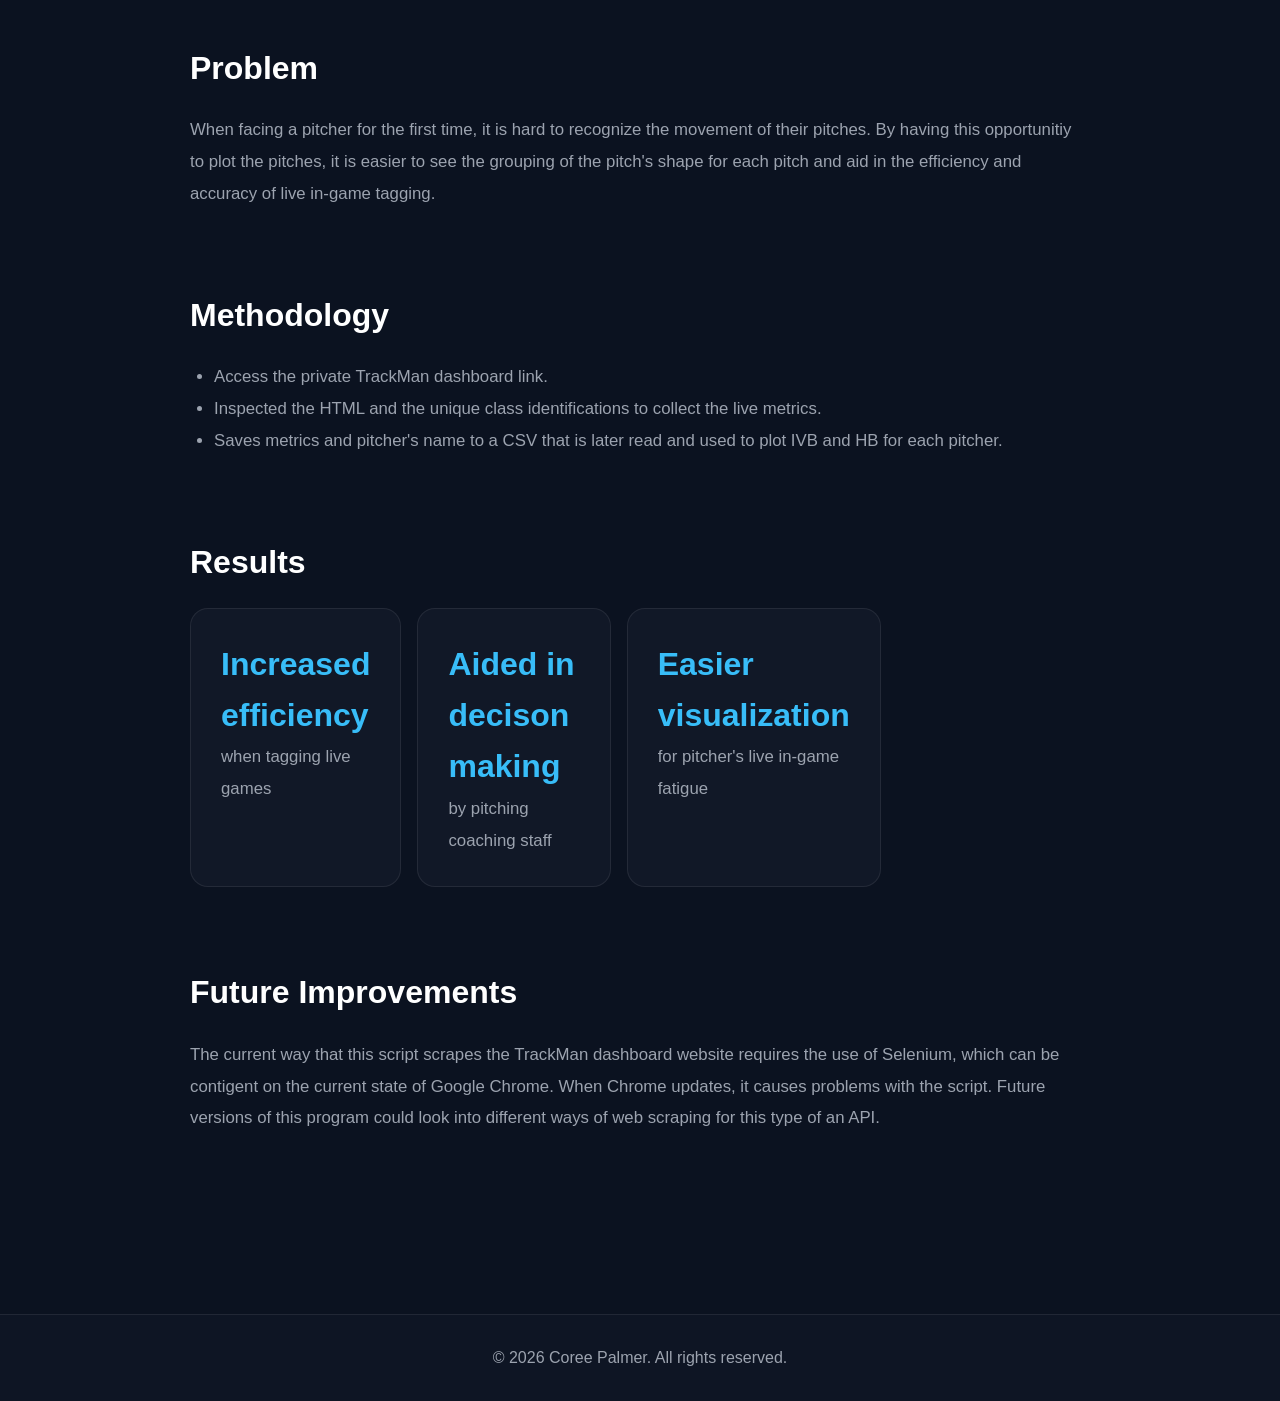
<file: project_pages/trackman-scraper.html>
<!DOCTYPE html>
<html lang="en">
    <head>
        <meta charset="UTF-8">
        <meta name="viewport" content="width=device-width, initial-scale=1.0">
        <meta name="description" content="This website it to act as a living resume to showcase Coree Palmer's past and current sports analytics projects.">

        <title>Coree Palmer | Sports Analytics</title>

        <link rel="stylesheet" href="../styles.css">
    </head>

    <body>
        <header>
            <h1><a href="index.html">Coree Palmer | Sports Analytics</a></h1>

            <nav>
                <ul>
                    <li><a href="../index.html">Home</a></li>
                    <li><a href="../projects.html">Projects</a></li>
                    <li><a href="../resume.html">Resume</a></li>
                </ul>
            </nav>
        </header>

        <main class="projects-page">
            <a href="../projects.html" class="back-link">← Back to Projects</a>
            <section class="projects-hero">
                <div>
                    <h1>TrackMan Dashboard Scraper and Plotter</h1>

                    <p class="project-subtitle">
                        Python script that scrapes private TrackMan dashboard for live pitch and batted 
                        ball metrics and then plots IVB vs HB for each pitcher
                    </p>

                    <div class="project-tags">
                        <span>Python</span>
                        <span>API</span>
                        <span>TrackMan</span>
                        <span>Web Scraping</span>
                    </div>
                </div>

                <img src="../images/trackman-scraper.png" alt="TrackMan Dashboard Scraper & Plotter">
            </section>

            <!-- Overview -->
            <section class="project-section">
                <h2>Overview</h2>

                <p>
                    I developed a Python script that scrapes live metrics from the TrackMan dashboard.
                    The script initially prompts the user for the pitcher's name and offers the user the 
                    chance to switch pitchers, save the plot, switch from warmup to live mode, and end 
                    the game. When combined with the Pitch Classification Model I created, it color codes
                    the plotted points of each pitch by pitch color. It also offers the user the chance to 
                    override the pitch type in case the model inaccurately classified the pitch type.
                </p>
            </section>

            <!-- Problem -->
            <section class="project-section">
                <h2>Problem</h2>

                <p>
                    When facing a pitcher for the first time, it is hard to recognize the movement of their
                    pitches. By having this opportunitiy to plot the pitches, it is easier to see the grouping
                    of the pitch's shape for each pitch and aid in the efficiency and accuracy of live in-game
                    tagging.
                </p>
            </section>

            <!-- Approach -->
            <section class="project-section">
                <h2>Methodology</h2>

                <ul>
                    <li>
                        Access the private TrackMan dashboard link.
                    </li>
                    <li>
                        Inspected the HTML and the unique class identifications to collect
                        the live metrics.
                    </li>
                    <li>
                        Saves metrics and pitcher's name to a CSV that is later read and used to plot
                        IVB and HB for each pitcher.
                    </li>
                </ul>
            </section>

            <!-- Results -->
            <section class="project-section">
                <h2>Results</h2>

                <div class="results-grid">
                    <div class="metric">
                        <h3>Increased efficiency</h3>
                        <p>when tagging live games</p>
                    </div>

                    <div class="metric">
                        <h3>Aided in decison making</h3>
                        <p>by pitching coaching staff</p>
                    </div>

                    <div class="metric">
                        <h3>Easier visualization</h3>
                        <p>for pitcher's live in-game fatigue</p>
                    </div>
                </div>
            </section>

            <!-- Lessons -->
            <section class="project-section">
                <h2>Future Improvements</h2>

                <p>
                    The current way that this script scrapes the TrackMan dashboard website requires the 
                    use of Selenium, which can be contigent on the current state of Google Chrome. When 
                    Chrome updates, it causes problems with the script. Future versions of this program
                    could look into different ways of web scraping for this type of an API.
                </p>
            </section>
        </main>

        <footer>
            <p>&copy; 2026 Coree Palmer. All rights reserved.</p>
        </footer>
    </body>
</html>
</file>
<file: styles.css>
:root {
    --bg: #0b1220;
    --card: #111827;
    --text: #e5e7eb;
    --muted: #9ca3af;

    --primary: #4fa3c4;
    --accent: #38bdf8;

    --border: rgba(255, 255, 255, 0.08);
}

/* RESET */
* {
    margin: 0;
    padding: 0;
    box-sizing: border-box;
}

body {
    background-color: var(--bg);
    color: var(--text);

    font-family: Arial, sans-serif;
    line-height: 1.6;
}

html {
    scroll-behavior: smooth;
}

/* LINKS */
a {
    color: inherit;
}

/* HEADER */
header {
    position: sticky;
    top: 0;
    z-index: 1000;

    background: rgba(17, 24, 39, 0.75);
    backdrop-filter: blur(12px);
    -webkit-backdrop-filter: blur(12px);

    border-bottom: 1px solid rgba(255, 255, 255, 0.08);

    box-shadow: 0 10px 30px rgba(0, 0, 0, 0.25);
}

/* HEADER LAYOUT */
header {
    display: flex;
    justify-content: space-between;
    align-items: center;

    padding: 18px 40px;
}

/* BRAND (H1 LINK) */
header h1 {
    font-size: 1.5rem;
    font-weight: 800;
    margin: 0;
}

header h1 a {
    text-decoration: none;   /* <-- THIS removes underline */
    color: white;
    transition: color 0.2s ease;
}

header h1 a:hover {
    color: var(--accent);
}

/* NAV */
nav ul {
    display: flex;
    gap: 18px;
    list-style: none;
}

nav ul li a {
    text-decoration: none;
    color: var(--text);

    font-size: 0.95rem;
    font-weight: 500;

    padding: 8px 12px;
    border-radius: 6px;

    transition: all 0.2s ease;
}

nav ul li a:hover {
    background: rgba(56, 189, 248, 0.12);
    color: var(--accent);
}

/* HERO SECTION */
.hero {
    text-align: center;
    padding: 100px 20px 60px;
}

.hero-content {
    max-width: 900px;
    margin: 0 auto;
}

.hero h2 {
    font-size: 4rem;
    margin-bottom: 25px;
    line-height: 1.1;
    font-weight: 800;
}

.hero h2 span {
    display: block;
    background: linear-gradient(
        90deg,
        #ffffff,
        var(--accent)
    );

    -webkit-background-clip: text;
    -webkit-text-fill-color: transparent;
}

.hero p {
    max-width: 700px;
    margin: 0 auto 35px;
    color: var(--muted);
    font-size: 1.2rem;
}

.hero-buttons {
    display: flex;
    justify-content: center;
    gap: 16px;
}

.resume-header {
    display: flex;
    justify-content: space-between;
    align-items: center;
    margin-bottom: 2rem;
}

/* BUTTON */
.button {
    display: inline-block;

    background: var(--primary);
    color: white;

    padding: 12px 24px;
    border-radius: 8px;

    font-weight: bold;
    text-decoration: none;

    transition: all 0.2s ease;
}

.button:hover {
    background: var(--accent);
    transform: translateY(-2px);
}

.project-button {
    background: linear-gradient(
        135deg,
        var(--primary),
        var(--accent)
    );
    color: white;
    text-decoration: none;
    font-weight: 700;
    padding: 18px 36px;
    border-radius: 14px;
    transition: 0.25s ease;
}

.project-button:hover {
    transform: translateY(-2px);
}

.button-secondary {
    display: inline-block;
    border: 1px solid var(--border);
    padding: 12px 24px;
    border-radius: 8px;
    text-decoration: none;
    color: var(--text);
    font-weight: 700;
    transition: .25s ease;
}

.button-secondary:hover {
    border-color: var(--accent);
    color: var(--accent);
}

/* STATS */
.stats {
    max-width: 1000px;
    margin: 0 auto 80px;
    display: grid;
    grid-template-columns: repeat(3, 1fr);
    gap: 20px;
    padding: 0 20px;
}

.stat-card {
    background: var(--card);
    border: 1px solid var(--border);
    border-radius: 16px;
    text-align: center;
    padding: 30px;
}

.stat-card h3 {
    color: var(--accent);
    font-size: 2.5rem;
}

.stat-card p {
    color: var(--muted);
}

/* SECTIONS */
.about {
    max-width: 1100px;
    margin: 0 auto 80px;
    padding: 50px;
    background: linear-gradient(
        145deg,
        #111827,
        #0f172a
    );
    border-radius: 20px;
    border: 1px solid var(--border);
}

.about h3 {
    font-size: 2rem;
    margin-bottom: 20px;
}

.about p {
    max-width: 850px;
    color: var(--muted);
    font-size: 1.05rem;
    line-height: 1.8;
}

.about-buttons {
    display: flex;
    gap: 15px;
}

/* SKILLS */
.skills {
    display: flex;
    flex-wrap: wrap;
    gap: 12px;
    margin: 30px 0;
}

.skills span {
    background: rgba(56, 189, 248, .12);
    color: var(--accent);
    padding: 10px 18px;
    border-radius: 999px;
    font-size: .9rem;
    font-weight: 600;
}

/* INDEX FEATURED PROJECTS */
.featured-projects {
    max-width: 1200px;
    margin: 0 auto 100px;
    padding: 0 20px;
}

.featured-projects h3 {
    text-align: center;
    font-size: 2.5rem;
    margin-bottom: 40px;
}

.featured-grid {
    display: grid;
    grid-template-columns: repeat(3, 1fr);
    gap: 25px;
}

.feature-card {
    background: var(--card);
    border: 1px solid var(--border);
    border-radius: 18px;
    padding: 30px;
    transition: .25s ease;
}

.feature-card:hover {
    transform: translateY(-4px);
    border-color: var(--accent);
}

.feature-card h4 {
    margin-bottom: 15px;
    font-size: 1.3rem;
}

.feature-card p {
    color: var(--muted);
}

.featured-footer {
    text-align: center;
    margin-top: 40px;
}

.feature-link {
    text-decoration: none;
    color: inherit;
    display: block;
}

.feature-link .feature-card {
    height: 100%;
}

/* FOOTER */
footer {
    text-align: center;

    padding: 30px;

    color: var(--muted);

    border-top: 1px solid var(--border);
    background: rgba(17, 24, 39, 0.6);
}

/* RESUME PAGE */
.resume-page {
    max-width: 1100px;
    margin: 0 auto;
    padding: 120px 40px 80px;
}

.resume-page h2 {
    font-size: 3rem;
    margin-bottom: 50px;
}

.resume-row {
    display: grid;
    grid-template-columns: 220px 1fr;
    gap: 40px;
    padding: 40px 0;
    border-bottom: 1px solid var(--border);
}

.resume-label {
    font-size: 1rem;
    font-weight: 700;
    color: var(--accent);

    text-transform: uppercase;
    letter-spacing: 1px;
}

.resume-content h3 {
    margin-bottom: 8px;
}

.resume-content p {
    color: var(--muted);
    margin-bottom: 12px;
}

.resume-content ul {
    padding-left: 20px;
}

.resume-content li {
    margin-bottom: 8px;
    color: var(--muted);
}

/* ========================================
   PROJECTS PAGE
======================================== */

.projects-page {
    max-width: 1400px;
    margin: 0 auto;
    padding: 140px 60px 100px;
}

/* HERO */

.projects-hero {
    text-align: center;
    margin-bottom: 100px;
    display: flex;
    flex-direction: column;
    align-items: center;
}

.projects-hero h1 {
    font-size: 3.5rem;
    line-height: 1.1;
    margin-bottom: 18px;
}

.projects-hero h2 {
    font-size: 3rem;
    margin-bottom: 15px;
}

.projects-hero p {
    max-width: 700px;
    margin: 0 auto;

    color: var(--muted);
    font-size: 1.1rem;
    padding-bottom: 15px;
}

.projects-subtitle {
    color: var(--muted);
    font-size: 1.2rem;
    max-width: 750px;
    margin: 0 auto 28px;
}

.project-section {
    max-width: 900px;
    margin: 0 auto 80px;
}

.project-section h2 {
    font-size: 2rem;
    margin-bottom: 20px;
    color: white;
}

.project-section p, .project-section li {
    color: var(--muted);
    font-size: 1.05rem;
    line-height: 1.9;
}

.project-section ul {
    padding-left: 24px;
}

.results-grid {
    display: grid;
    grid-template-columns: repeat(4, 1fr);
    gap: 1rem;
}

.metric {
    background: var(--card);
    border: 1px solid var(--border);
    border-radius: 18px;
    padding: 30px;
    transition: .25s ease;
}

.metric:hover {
    transform: translateY(-4px);
    border-color: var(--accent);
}

.metric h3 {
    font-size: 2rem;
    color: var(--accent);
}
 
.metric p {
    color: var(--muted);
}

.projects-hero img {
    width: 75%;
    border-radius: 12px;
}

.back-link {
    display: inline-block;
    margin-bottom: 50px;
    color: var(--muted);
    text-decoration: none;
}

.back-link:hover {
    color: var(--accent);
}

/* SECTION TITLES */

.projects-section-title {
    font-size: 2rem;
    margin-bottom: 30px;
}

/* ========================================
   FEATURED PROJECTS
======================================== */

.project-layout {
    display: grid;
    grid-template-columns: 420px 1fr;
    gap: 40px;
    align-items: center;
    margin-bottom: 40px;
}

.project-card {
    background: var(--card);
    border: 1px solid var(--border);
    border-radius: 24px;
    padding: 40px;
    margin-bottom: 20px;
}

.project-card:hover {
    transform: translateY(-4px);

    border-color: var(--accent);

    box-shadow:
        0 15px 35px rgba(0, 0, 0, 0.25);
}

.project-card h3 {
    font-size: 1.8rem;
    margin-bottom: 15px;
}

.project-description {
    color: var(--muted);
    margin: 0;
    font-size: 1.1rem
}

.project-info {
    display: flex;
    flex-direction: column;
    gap: 25px;
}

.project-info h3 {
    font-size: 2rem;
    line-height: 1.1;
}

.project-results {
    border-top: 1px solid var(--border);
    padding-top: 30px;
}

.project-results h4 {
    font-size: 1.5rem;
    margin-bottom: 20px;
}

.project-results ul {
    padding-left: 25px;
}

.project-results li {
    margin-bottom: 15px;
    font-size: 1rem;
}

/* ========================================
   SCREENSHOT + CODE AREA
======================================== */

.project-showcase {
    display: grid;

    grid-template-columns: 2fr 1fr;

    gap: 25px;

    margin-bottom: 25px;

    align-items: stretch;
}

/* IMAGE */

.project-image {
    height: 450px;
    border-radius: 18px;
    overflow: hidden;
    border: 1px solid var(--border);
    background: #050b15;
    cursor: pointer; 
}

.project-image img {
    width: 100%;
    height: 100%;
    object-fit: contain;
}

.image-overlay {
    position: absolute;
    bottom: 0;
    left: 0;
    right: 0;
    padding: 10px;
    text-align: center;
    background: rgba(0, 0, 0, 0.7);
    color: white;
    font-size: 0.85rem;
    font-weight: 500;
    opacity: 0;
    transition: opacity 0.25s ease;
}

.project-image:hover img {
    transform: scale(1.03);
}

.project-image:hover .image-overlay {
    opacity: 1;
}

.project-footer {
    display: flex;
    justify-content: space-between;
    align-items: center;
    margin-top: 30px;
    padding-top: 30px;
    border-top: 1px solid var(--border);
}

/* CODE */

.project-code {
    background: #0a0f18;

    border: 1px solid var(--border);

    border-radius: 14px;

    overflow: hidden;

    display: flex;
}

.project-code pre {
    margin: 0;

    padding: 20px;

    overflow-x: auto;

    width: 100%;

    font-size: 0.85rem;
    line-height: 1.6;

    color: #d1d5db;
}

/* IMAGE MODAL */

.modal {
    display: none;

    position: fixed;

    z-index: 9999;

    left: 0;
    top: 0;

    width: 100%;
    height: 100%;

    background: rgba(0,0,0,0.9);

    backdrop-filter: blur(6px);
}

.modal-content {
    display: block;

    max-width: 90%;
    max-height: 90%;

    margin: auto;

    position: absolute;

    top: 50%;
    left: 50%;

    transform: translate(-50%, -50%);

    border-radius: 12px;
}

.close {
    position: absolute;

    top: 20px;
    right: 35px;

    color: white;

    font-size: 40px;

    cursor: pointer;
}

/* ========================================
   PROJECT TAGS
======================================== */

.project-tags {
    display: flex;
    justify-content: center;
    flex-wrap: wrap;
    gap: 12px;
    margin-bottom: 35px;
    margin-top: 35px;
}

.project-tags span {
    background:rgba(56,189,248,.12);
    color: var(--accent);

    padding: 10px 18px;

    border-radius: 999px;

    font-size: .9rem;
}

/* ========================================
   CATEGORY SECTION
======================================== */

.categories-section {
    margin-top: 80px;
}

.categories-grid {
    display: grid;

    grid-template-columns:
        repeat(auto-fit, minmax(250px, 1fr));

    gap: 20px;
}

.category-card {
    display: block;

    background: var(--card);

    border: 1px solid var(--border);
    border-radius: 16px;

    padding: 25px;

    text-decoration: none;

    transition: all 0.25s ease;
}

.category-card:hover {
    transform: translateY(-4px);

    border-color: var(--accent);

    box-shadow:
        0 12px 30px rgba(0,0,0,.25);
}

.category-card h3 {
    color: var(--text);

    margin-bottom: 10px;
}

.category-card p {
    color: var(--muted);

    margin: 0;
}

/* ========================================
   RESPONSIVE
======================================== */

@media (max-width: 900px) {

    .project-showcase {
        grid-template-columns: 1fr;
    }

    .projects-page {
        padding: 100px 20px 60px;
    }

    .projects-hero h2 {
        font-size: 2.5rem;
    }

    .project-card {
        padding: 25px;
    }
}

/* UNDER CONSTRUCTION PAGE */
.construction {
    display: flex;
    justify-content: center;
    align-items: center;

    min-height: calc(100vh - 80px);

    padding: 40px 20px;
}

.construction-card {
    max-width: 700px;

    background: var(--card);

    border: 1px solid var(--border);
    border-radius: 18px;

    padding: 60px 40px;

    text-align: center;

    box-shadow: 0 10px 40px rgba(0, 0, 0, 0.25);
}

.construction-card h2 {
    font-size: 2.5rem;
    margin-bottom: 20px;
}

.construction-card p {
    color: var(--muted);

    font-size: 1.05rem;
    line-height: 1.8;

    margin-bottom: 35px;
}

@media (max-width: 900px) {
    .hero h2 {
        font-size: 2.7rem;
    }
    .stats {
        grid-template-columns: 1fr;
    }
    .featured-grid {
        grid-template-columns: 1fr;
    }
    .hero-buttons {
        flex-direction: column;
    }
    .about-buttons {
        flex-direction: column;
    }
}
</file>
